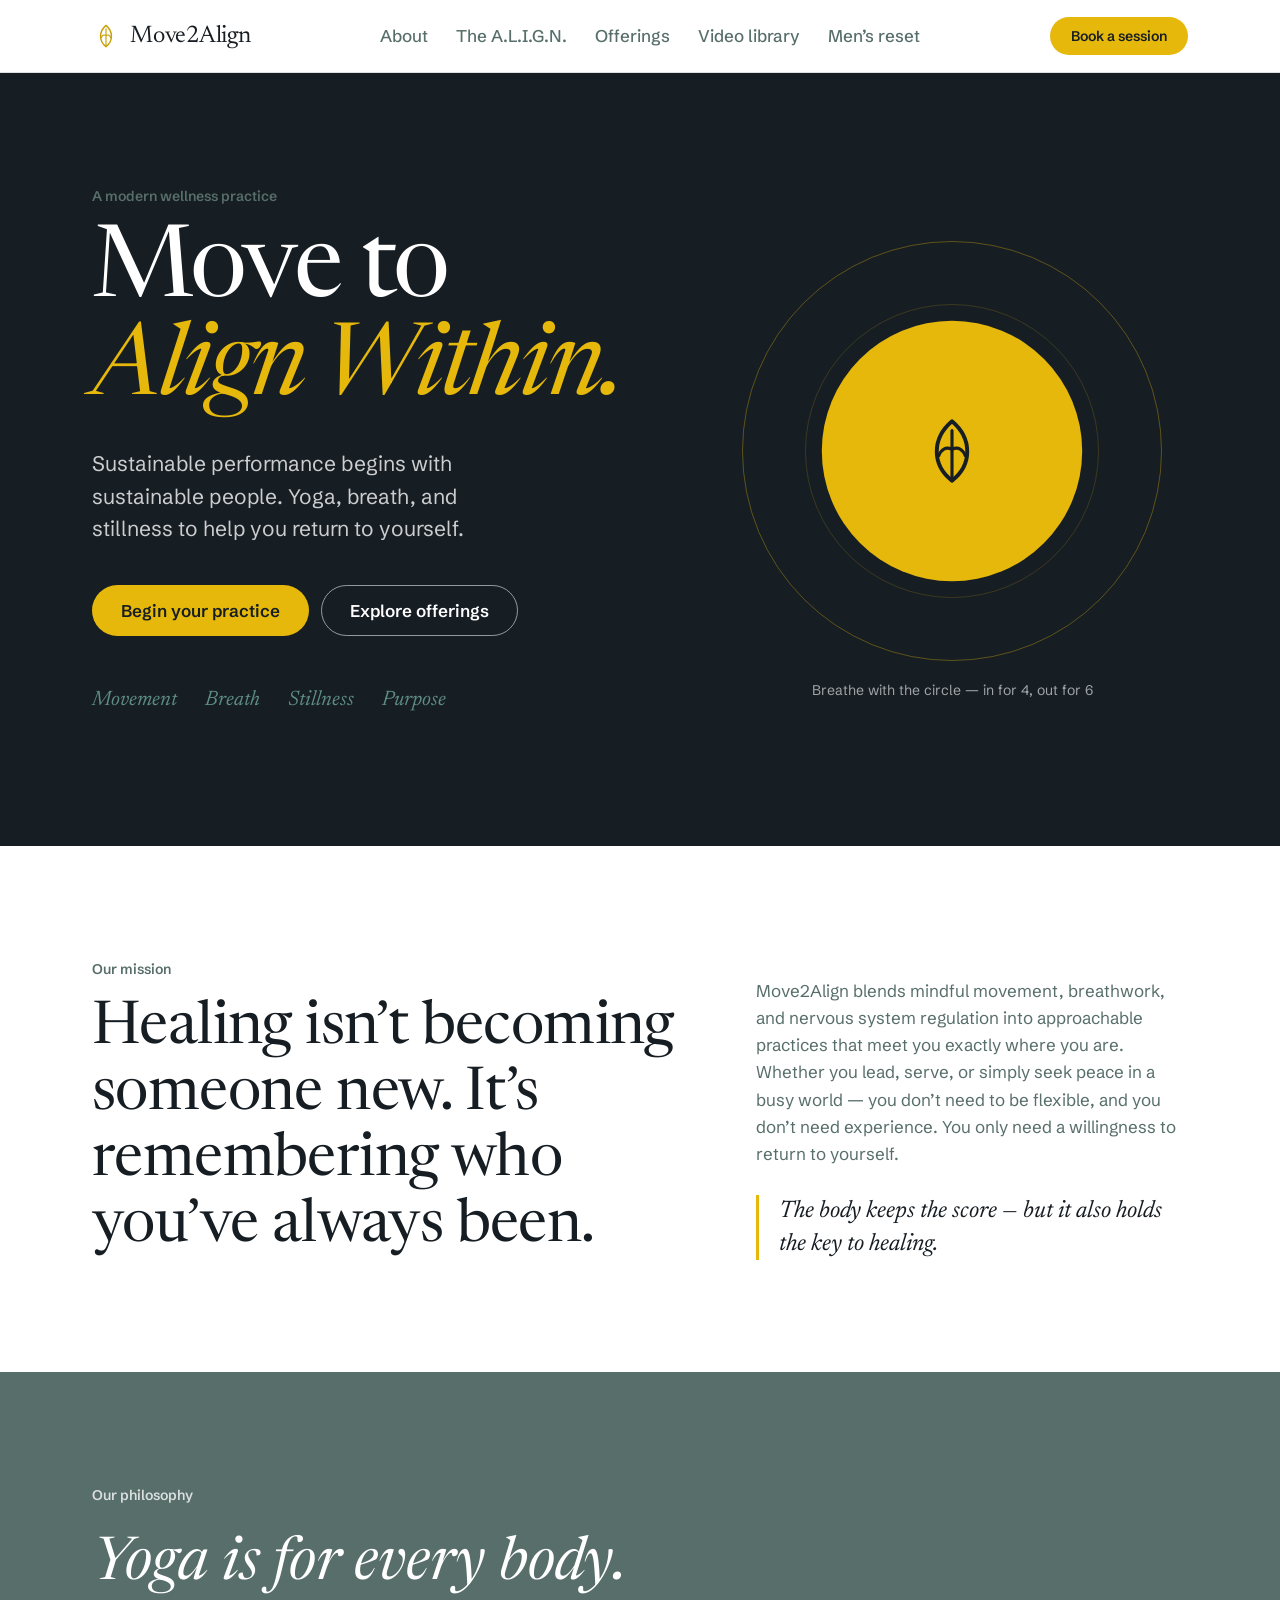
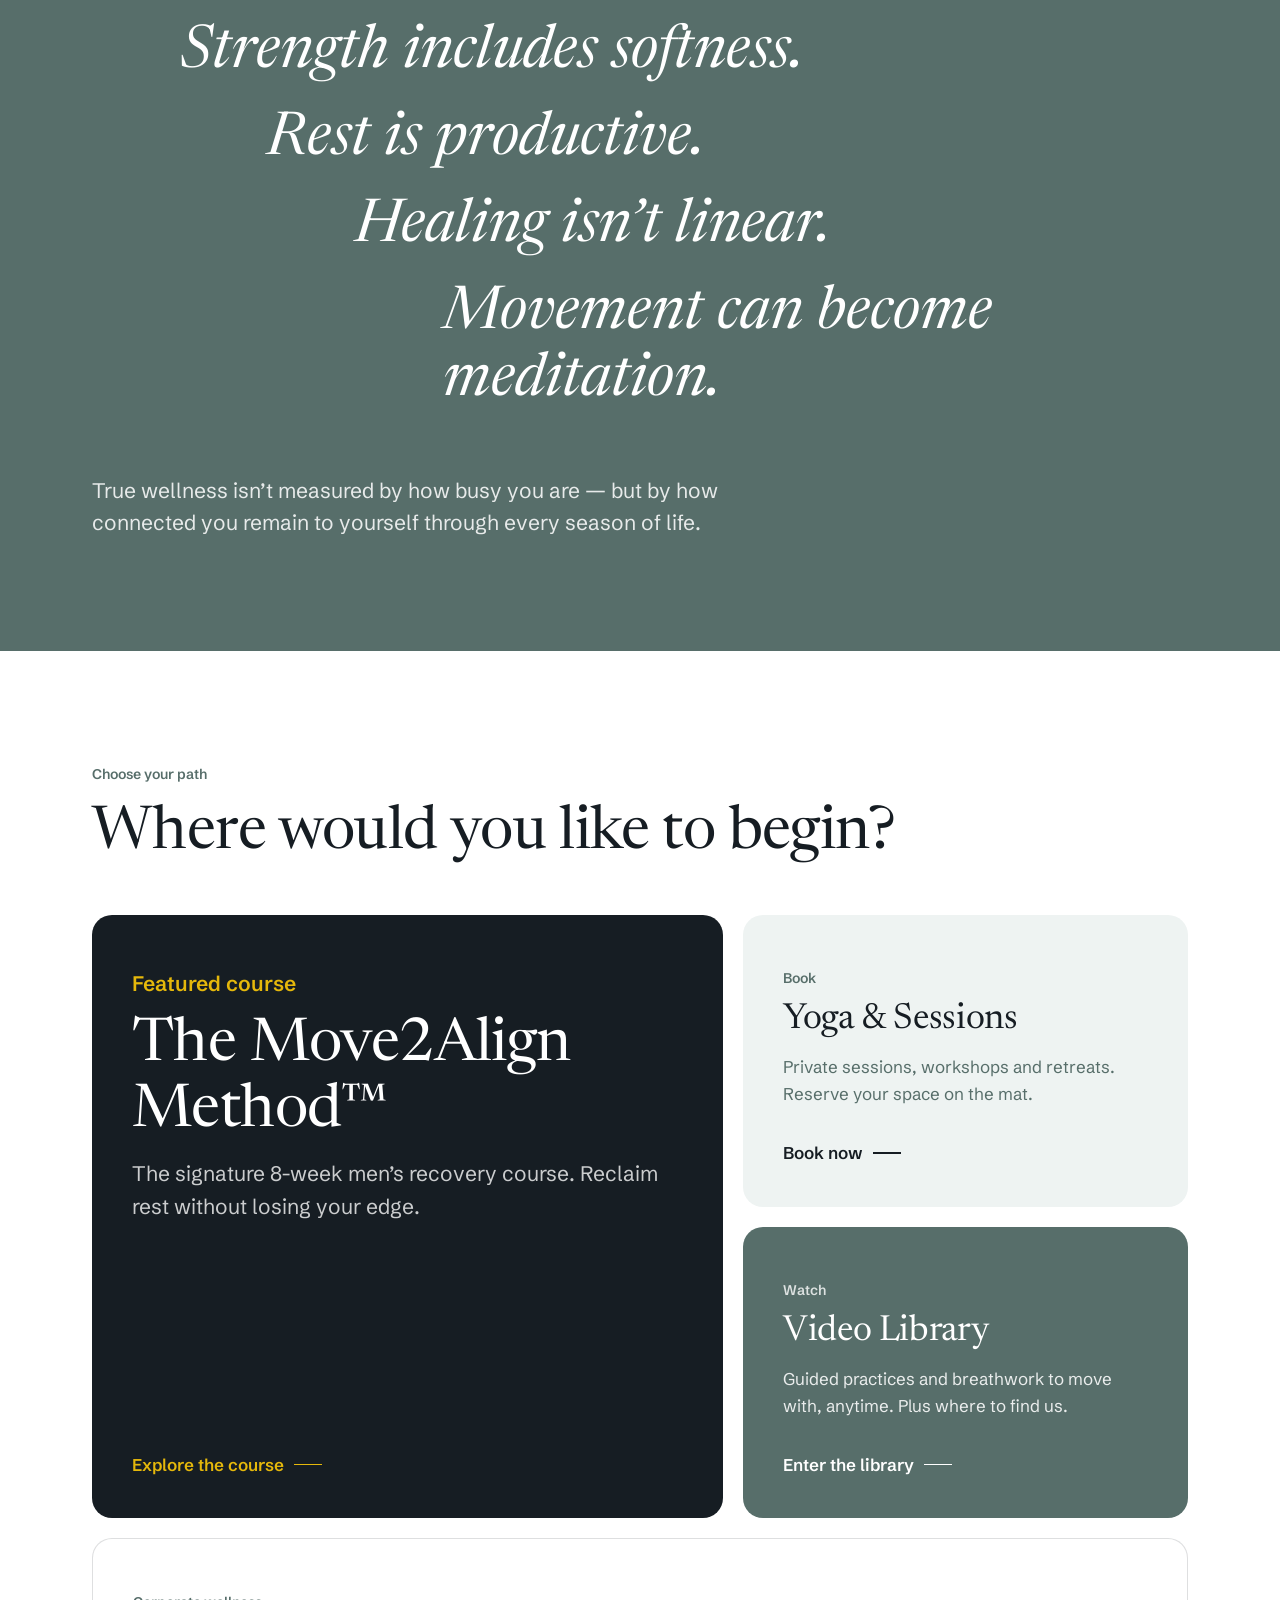
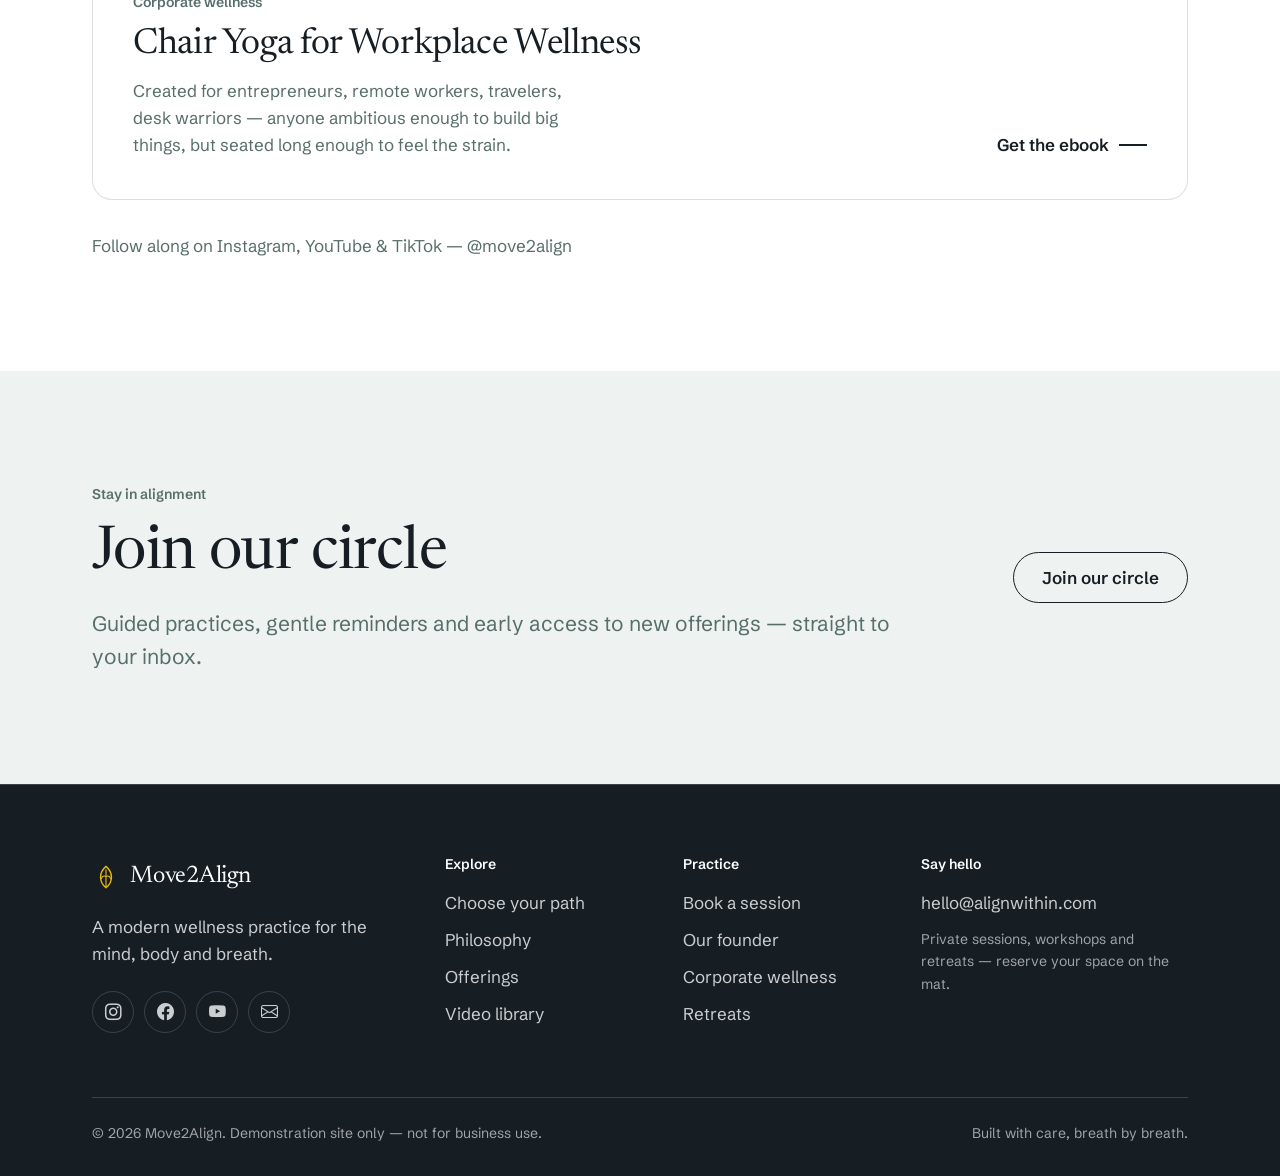
<file: index.html>
<!DOCTYPE html>
<html lang="en">
<head>
  <meta charset="UTF-8">
  <meta name="viewport" content="width=device-width, initial-scale=1.0">
  <title>Move2Align | Yoga &amp; Wellness Practice</title>
  <meta name="description" content="A modern wellness practice — private yoga sessions, digital courses, corporate wellness, retreats and guided meditation.">
  <meta name="theme-color" content="#161D23">
  <link rel="icon" href="images/logo.svg" type="image/svg+xml">
  <link rel="preconnect" href="https://fonts.googleapis.com">
  <link rel="preconnect" href="https://fonts.gstatic.com" crossorigin>
  <link href="https://fonts.googleapis.com/css2?family=Newsreader:ital,opsz,wght@0,6..72,400;0,6..72,500;1,6..72,400;1,6..72,500&family=Schibsted+Grotesk:wght@400;500;600&display=swap" rel="stylesheet">
  <link rel="stylesheet" href="https://cdn.jsdelivr.net/npm/bootstrap-icons@1.11.3/font/bootstrap-icons.min.css">
  <link rel="stylesheet" href="css/style.css">
</head>
<body>
  <a class="skip-link" href="#main">Skip to content</a>

  <header class="site-header" id="siteHeader">
    <div class="wrap site-header__row">
      <a class="brand" href="index.html" aria-label="Move2Align home">
        <svg class="brand__mark" viewBox="0 0 100 92" aria-hidden="true" focusable="false"><path d="M50 8 C24 30 24 64 50 84 C76 64 76 30 50 8 Z" fill="none" stroke="currentColor" stroke-width="5" stroke-linejoin="round"/><path d="M50 20 L50 84" fill="none" stroke="currentColor" stroke-width="4" stroke-linecap="round"/><path d="M50 44 C42 40 36 44 33 52 M50 44 C58 40 64 44 67 52" fill="none" stroke="currentColor" stroke-width="4" stroke-linecap="round"/></svg>
        <span class="brand__word">Move2Align</span>
      </a>
      <nav class="site-nav" id="siteNav" aria-label="Main">
        <ul>
          <li><a href="about.html">About</a></li>
          <li><a href="align.html">The A.L.I.G.N.</a></li>
          <li><a href="offerings.html">Offerings</a></li>
          <li><a href="library.html">Video library</a></li>
          <li><a href="men-dynamic.html">Men&rsquo;s reset</a></li>
        </ul>
        <a class="btn btn--saffron site-nav__cta" href="circle.html">Book a session</a>
      </nav>
      <a class="btn btn--saffron btn--sm site-header__cta" href="circle.html">Book a session</a>
      <button class="menu-toggle" type="button" aria-expanded="false" aria-controls="siteNav">
        <span class="menu-toggle__bars" aria-hidden="true"></span> Menu
      </button>
    </div>
  </header>

  <main id="main">

    <section class="hero" aria-labelledby="heroTitle">
      <div class="wrap hero__grid">
        <div>
          <p class="kicker">A modern wellness practice</p>
          <h1 class="hero__title" id="heroTitle">Move to<br><em>Align Within.</em></h1>
          <p class="hero__lead">Sustainable performance begins with sustainable people. Yoga, breath, and stillness to help you return to yourself.</p>
          <div class="hero__actions">
            <a href="#path" class="btn btn--saffron">Begin your practice</a>
            <a href="offerings.html" class="btn btn--ghost-light">Explore offerings</a>
          </div>
          <ul class="hero__tagline" aria-label="Our practice">
            <li>Movement</li><li>Breath</li><li>Stillness</li><li>Purpose</li>
          </ul>
        </div>
        <div class="breath" aria-hidden="true">
          <span class="breath__ring"></span>
          <span class="breath__ring breath__ring--mid"></span>
          <span class="breath__disc"><svg class="breath__mark" viewBox="0 0 100 92" aria-hidden="true" focusable="false"><path d="M50 8 C24 30 24 64 50 84 C76 64 76 30 50 8 Z" fill="none" stroke="currentColor" stroke-width="5" stroke-linejoin="round"/><path d="M50 20 L50 84" fill="none" stroke="currentColor" stroke-width="4" stroke-linecap="round"/><path d="M50 44 C42 40 36 44 33 52 M50 44 C58 40 64 44 67 52" fill="none" stroke="currentColor" stroke-width="4" stroke-linecap="round"/></svg></span>
          <p class="breath__caption">Breathe with the circle &mdash; in for 4, out for 6</p>
        </div>
      </div>
    </section>

    <section class="section" id="mission" aria-labelledby="missionTitle">
      <div class="wrap mission">
        <div>
          <p class="kicker">Our mission</p>
          <h2 class="mission__title" id="missionTitle">Healing isn&rsquo;t becoming someone new. It&rsquo;s remembering who you&rsquo;ve always been.</h2>
        </div>
        <div>
          <p class="mission__copy">Move2Align blends mindful movement, breathwork, and nervous system regulation into approachable practices that meet you exactly where you are. Whether you lead, serve, or simply seek peace in a busy world &mdash; you don&rsquo;t need to be flexible, and you don&rsquo;t need experience. You only need a willingness to return to yourself.</p>
          <p class="mission__quote">The body keeps the score &mdash; but it also holds the key to healing.</p>
        </div>
      </div>
    </section>

    <section class="section section--lichen" aria-labelledby="philosophyTitle">
      <div class="wrap">
        <p class="kicker" id="philosophyTitle">Our philosophy</p>
        <ul class="philosophy__lines">
          <li>Yoga is for every body.</li>
          <li>Strength includes softness.</li>
          <li>Rest is productive.</li>
          <li>Healing isn&rsquo;t linear.</li>
          <li>Movement can become meditation.</li>
        </ul>
        <p class="philosophy__note">True wellness isn&rsquo;t measured by how busy you are &mdash; but by how connected you remain to yourself through every season of life.</p>
      </div>
    </section>

    <section class="section" id="path" aria-labelledby="pathTitle">
      <div class="wrap">
        <p class="kicker">Choose your path</p>
        <h2 class="h-section" id="pathTitle">Where would you like to begin?</h2>
        <div class="paths">
          <a href="men-dynamic.html" class="path path--method">
            <div>
              <p class="path__label">Featured course</p>
              <h3>The Move2Align Method&trade;</h3>
              <p>The signature 8-week men&rsquo;s recovery course. Reclaim rest without losing your edge.</p>
            </div>
            <span class="path__cta">Explore the course</span>
          </a>
          <a href="offerings.html" class="path path--book">
            <div>
              <p class="path__label">Book</p>
              <h3>Yoga &amp; Sessions</h3>
              <p>Private sessions, workshops and retreats. Reserve your space on the mat.</p>
            </div>
            <span class="path__cta">Book now</span>
          </a>
          <a href="library.html" class="path path--library">
            <div>
              <p class="path__label">Watch</p>
              <h3>Video Library</h3>
              <p>Guided practices and breathwork to move with, anytime. Plus where to find us.</p>
            </div>
            <span class="path__cta">Enter the library</span>
          </a>
          <a href="offerings.html#ebook" class="path path--corporate">
            <div>
              <p class="path__label">Corporate wellness</p>
              <h3>Chair Yoga for Workplace Wellness</h3>
              <p>Created for entrepreneurs, remote workers, travelers, desk warriors &mdash; anyone ambitious enough to build big things, but seated long enough to feel the strain.</p>
            </div>
            <span class="path__cta">Get the ebook</span>
          </a>
        </div>
        <p class="paths__follow">Follow along on Instagram, YouTube &amp; TikTok &mdash; @move2align</p>
      </div>
    </section>

    <section class="section section--mist" aria-labelledby="bandTitle">
      <div class="wrap band">
        <div>
          <p class="kicker">Stay in alignment</p>
          <h2 id="bandTitle">Join our circle</h2>
          <p class="lede measure">Guided practices, gentle reminders and early access to new offerings &mdash; straight to your inbox.</p>
        </div>
        <a class="btn btn--ghost" href="circle.html">Join our circle</a>
      </div>
    </section>
  </main>

  <footer class="site-footer">
    <div class="wrap">
      <div class="site-footer__grid">
        <div class="site-footer__brand">
          <a class="brand" href="index.html">
            <svg class="brand__mark" viewBox="0 0 100 92" aria-hidden="true" focusable="false"><path d="M50 8 C24 30 24 64 50 84 C76 64 76 30 50 8 Z" fill="none" stroke="currentColor" stroke-width="5" stroke-linejoin="round"/><path d="M50 20 L50 84" fill="none" stroke="currentColor" stroke-width="4" stroke-linecap="round"/><path d="M50 44 C42 40 36 44 33 52 M50 44 C58 40 64 44 67 52" fill="none" stroke="currentColor" stroke-width="4" stroke-linecap="round"/></svg>
            <span class="brand__word">Move2Align</span>
          </a>
          <p class="site-footer__tagline">A modern wellness practice for the mind, body and breath.</p>
          <div class="footer-social">
            <a href="#" aria-label="Instagram"><i class="bi bi-instagram" aria-hidden="true"></i></a>
            <a href="#" aria-label="Facebook"><i class="bi bi-facebook" aria-hidden="true"></i></a>
            <a href="#" aria-label="YouTube"><i class="bi bi-youtube" aria-hidden="true"></i></a>
            <a href="mailto:hello@alignwithin.com" aria-label="Email"><i class="bi bi-envelope" aria-hidden="true"></i></a>
          </div>
        </div>
        <div>
          <h2>Explore</h2>
          <ul>
            <li><a href="index.html#path">Choose your path</a></li>
            <li><a href="align.html">Philosophy</a></li>
            <li><a href="offerings.html">Offerings</a></li>
            <li><a href="library.html">Video library</a></li>
          </ul>
        </div>
        <div>
          <h2>Practice</h2>
          <ul>
            <li><a href="circle.html">Book a session</a></li>
            <li><a href="about.html">Our founder</a></li>
            <li><a href="offerings.html#corporate">Corporate wellness</a></li>
            <li><a href="offerings.html#retreats">Retreats</a></li>
          </ul>
        </div>
        <div class="site-footer__contact">
          <h2>Say hello</h2>
          <p><a href="mailto:hello@alignwithin.com">hello@alignwithin.com</a></p>
          <p class="site-footer__note">Private sessions, workshops and retreats &mdash; reserve your space on the mat.</p>
        </div>
      </div>
      <div class="site-footer__bottom">
        <p>&copy; <span data-year></span> Move2Align. Demonstration site only &mdash; not for business use.</p>
        <p>Built with care, breath by breath.</p>
      </div>
    </div>
  </footer>

  <script src="js/script.js"></script>
</body>
</html>
</file>
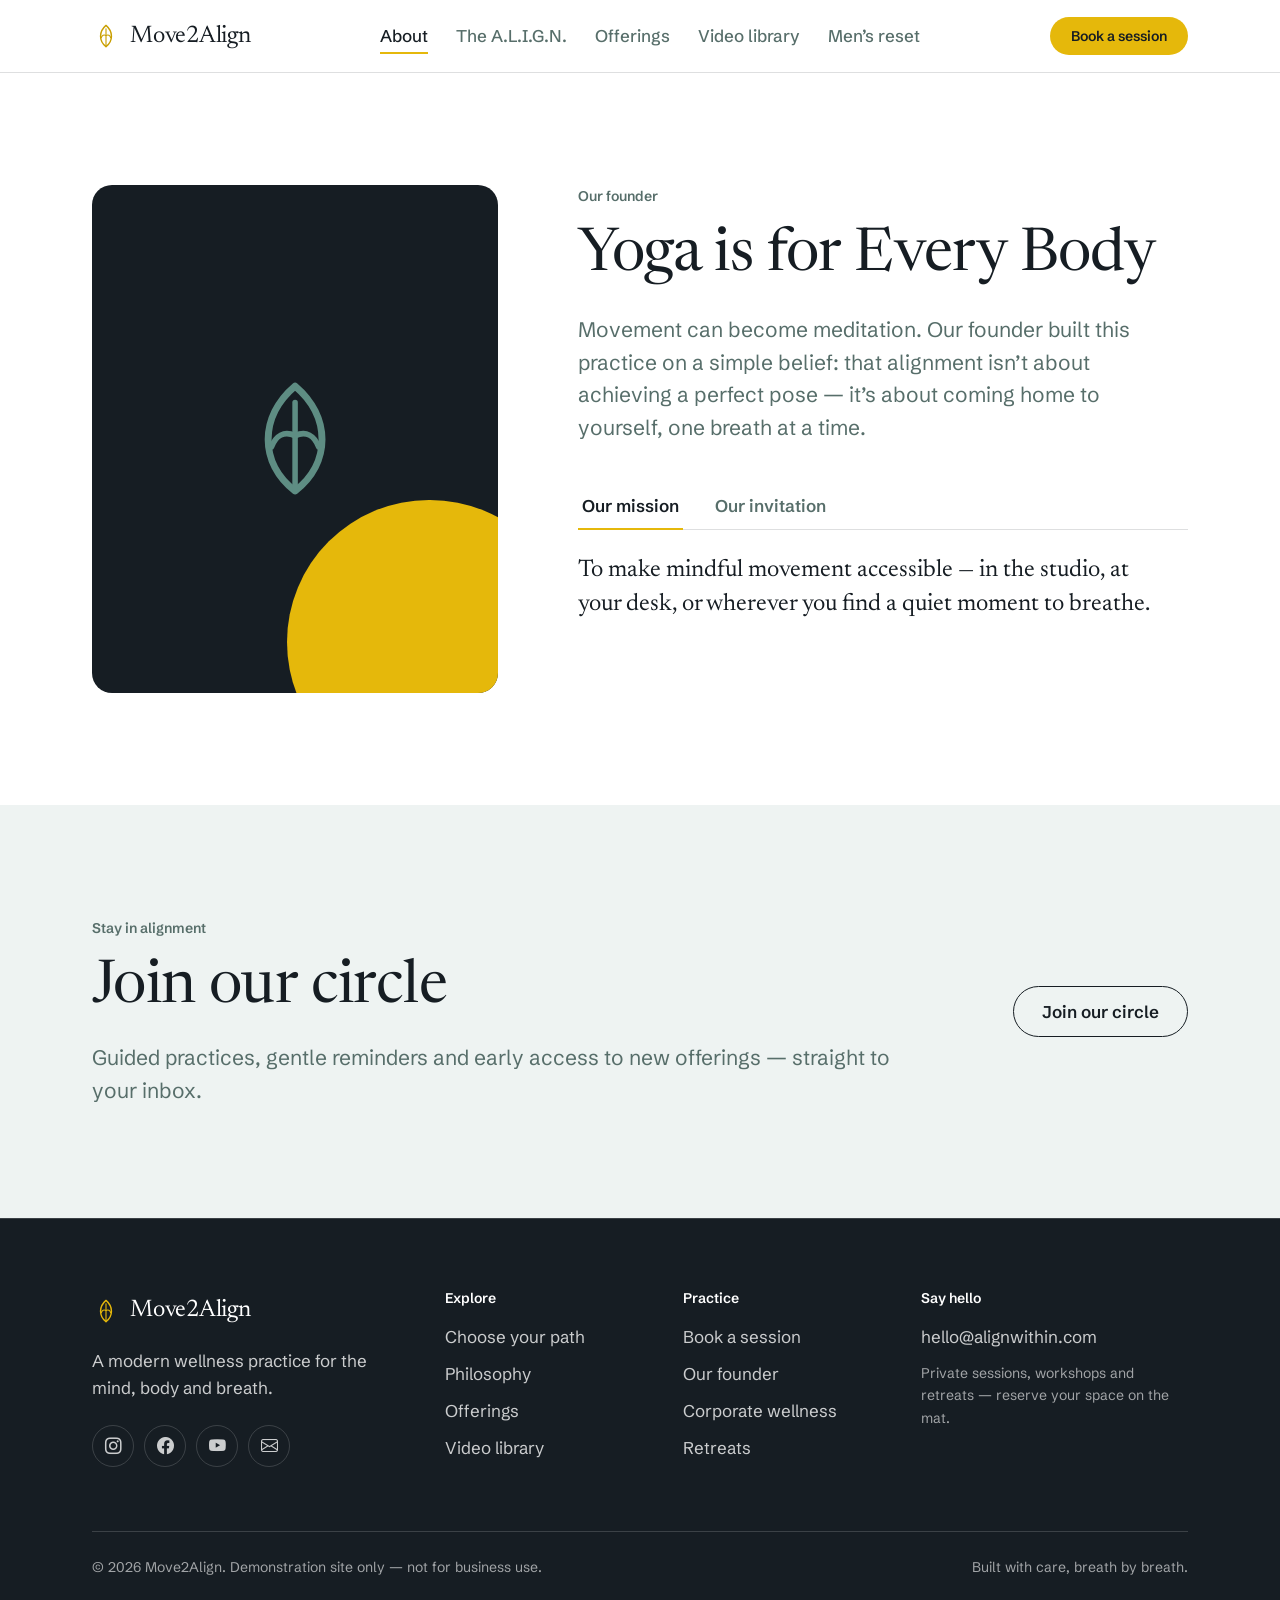
<file: about.html>
<!DOCTYPE html>
<html lang="en">
<head>
  <meta charset="UTF-8">
  <meta name="viewport" content="width=device-width, initial-scale=1.0">
  <title>About our founder | Move2Align</title>
  <meta name="description" content="Meet the founder of Move2Align and the mission behind the practice.">
  <meta name="theme-color" content="#161D23">
  <link rel="icon" href="images/logo.svg" type="image/svg+xml">
  <link rel="preconnect" href="https://fonts.googleapis.com">
  <link rel="preconnect" href="https://fonts.gstatic.com" crossorigin>
  <link href="https://fonts.googleapis.com/css2?family=Newsreader:ital,opsz,wght@0,6..72,400;0,6..72,500;1,6..72,400;1,6..72,500&family=Schibsted+Grotesk:wght@400;500;600&display=swap" rel="stylesheet">
  <link rel="stylesheet" href="https://cdn.jsdelivr.net/npm/bootstrap-icons@1.11.3/font/bootstrap-icons.min.css">
  <link rel="stylesheet" href="css/style.css">
</head>
<body>
  <a class="skip-link" href="#main">Skip to content</a>

  <header class="site-header" id="siteHeader">
    <div class="wrap site-header__row">
      <a class="brand" href="index.html" aria-label="Move2Align home">
        <svg class="brand__mark" viewBox="0 0 100 92" aria-hidden="true" focusable="false"><path d="M50 8 C24 30 24 64 50 84 C76 64 76 30 50 8 Z" fill="none" stroke="currentColor" stroke-width="5" stroke-linejoin="round"/><path d="M50 20 L50 84" fill="none" stroke="currentColor" stroke-width="4" stroke-linecap="round"/><path d="M50 44 C42 40 36 44 33 52 M50 44 C58 40 64 44 67 52" fill="none" stroke="currentColor" stroke-width="4" stroke-linecap="round"/></svg>
        <span class="brand__word">Move2Align</span>
      </a>
      <nav class="site-nav" id="siteNav" aria-label="Main">
        <ul>
          <li><a href="about.html" aria-current="page">About</a></li>
          <li><a href="align.html">The A.L.I.G.N.</a></li>
          <li><a href="offerings.html">Offerings</a></li>
          <li><a href="library.html">Video library</a></li>
          <li><a href="men-dynamic.html">Men&rsquo;s reset</a></li>
        </ul>
        <a class="btn btn--saffron site-nav__cta" href="circle.html">Book a session</a>
      </nav>
      <a class="btn btn--saffron btn--sm site-header__cta" href="circle.html">Book a session</a>
      <button class="menu-toggle" type="button" aria-expanded="false" aria-controls="siteNav">
        <span class="menu-toggle__bars" aria-hidden="true"></span> Menu
      </button>
    </div>
  </header>

  <main id="main">

    <section class="section" aria-labelledby="founderTitle">
      <div class="wrap founder">
        <div class="founder__portrait" role="img" aria-label="Portrait of the Move2Align founder (placeholder)">
          <svg class="" viewBox="0 0 100 92" aria-hidden="true" focusable="false"><path d="M50 8 C24 30 24 64 50 84 C76 64 76 30 50 8 Z" fill="none" stroke="currentColor" stroke-width="5" stroke-linejoin="round"/><path d="M50 20 L50 84" fill="none" stroke="currentColor" stroke-width="4" stroke-linecap="round"/><path d="M50 44 C42 40 36 44 33 52 M50 44 C58 40 64 44 67 52" fill="none" stroke="currentColor" stroke-width="4" stroke-linecap="round"/></svg>
        </div>
        <div>
          <p class="kicker">Our founder</p>
          <h1 class="h-section" id="founderTitle">Yoga is for Every Body</h1>
          <p class="founder__copy">Movement can become meditation. Our founder built this practice on a simple belief: that alignment isn&rsquo;t about achieving a perfect pose &mdash; it&rsquo;s about coming home to yourself, one breath at a time.</p>

          <div class="tabs" data-tabs>
            <div class="tabs__list" role="tablist" aria-label="About Move2Align">
              <button class="tabs__tab" role="tab" id="tab-mission" aria-controls="panel-mission" aria-selected="true">Our mission</button>
              <button class="tabs__tab" role="tab" id="tab-invitation" aria-controls="panel-invitation" aria-selected="false" tabindex="-1">Our invitation</button>
            </div>
            <div class="tabs__panel" role="tabpanel" id="panel-mission" aria-labelledby="tab-mission" tabindex="0">
              <p>To make mindful movement accessible &mdash; in the studio, at your desk, or wherever you find a quiet moment to breathe.</p>
            </div>
            <div class="tabs__panel" role="tabpanel" id="panel-invitation" aria-labelledby="tab-invitation" tabindex="0" hidden>
              <p>Wherever you are on your path, there is room for you here. Strength includes softness. Rest is productive. Begin where you are.</p>
            </div>
          </div>
        </div>
      </div>
    </section>

    <section class="section section--mist" aria-labelledby="bandTitle">
      <div class="wrap band">
        <div>
          <p class="kicker">Stay in alignment</p>
          <h2 id="bandTitle">Join our circle</h2>
          <p class="lede measure">Guided practices, gentle reminders and early access to new offerings &mdash; straight to your inbox.</p>
        </div>
        <a class="btn btn--ghost" href="circle.html">Join our circle</a>
      </div>
    </section>
  </main>

  <footer class="site-footer">
    <div class="wrap">
      <div class="site-footer__grid">
        <div class="site-footer__brand">
          <a class="brand" href="index.html">
            <svg class="brand__mark" viewBox="0 0 100 92" aria-hidden="true" focusable="false"><path d="M50 8 C24 30 24 64 50 84 C76 64 76 30 50 8 Z" fill="none" stroke="currentColor" stroke-width="5" stroke-linejoin="round"/><path d="M50 20 L50 84" fill="none" stroke="currentColor" stroke-width="4" stroke-linecap="round"/><path d="M50 44 C42 40 36 44 33 52 M50 44 C58 40 64 44 67 52" fill="none" stroke="currentColor" stroke-width="4" stroke-linecap="round"/></svg>
            <span class="brand__word">Move2Align</span>
          </a>
          <p class="site-footer__tagline">A modern wellness practice for the mind, body and breath.</p>
          <div class="footer-social">
            <a href="#" aria-label="Instagram"><i class="bi bi-instagram" aria-hidden="true"></i></a>
            <a href="#" aria-label="Facebook"><i class="bi bi-facebook" aria-hidden="true"></i></a>
            <a href="#" aria-label="YouTube"><i class="bi bi-youtube" aria-hidden="true"></i></a>
            <a href="mailto:hello@alignwithin.com" aria-label="Email"><i class="bi bi-envelope" aria-hidden="true"></i></a>
          </div>
        </div>
        <div>
          <h2>Explore</h2>
          <ul>
            <li><a href="index.html#path">Choose your path</a></li>
            <li><a href="align.html">Philosophy</a></li>
            <li><a href="offerings.html">Offerings</a></li>
            <li><a href="library.html">Video library</a></li>
          </ul>
        </div>
        <div>
          <h2>Practice</h2>
          <ul>
            <li><a href="circle.html">Book a session</a></li>
            <li><a href="about.html">Our founder</a></li>
            <li><a href="offerings.html#corporate">Corporate wellness</a></li>
            <li><a href="offerings.html#retreats">Retreats</a></li>
          </ul>
        </div>
        <div class="site-footer__contact">
          <h2>Say hello</h2>
          <p><a href="mailto:hello@alignwithin.com">hello@alignwithin.com</a></p>
          <p class="site-footer__note">Private sessions, workshops and retreats &mdash; reserve your space on the mat.</p>
        </div>
      </div>
      <div class="site-footer__bottom">
        <p>&copy; <span data-year></span> Move2Align. Demonstration site only &mdash; not for business use.</p>
        <p>Built with care, breath by breath.</p>
      </div>
    </div>
  </footer>

  <script src="js/script.js"></script>
</body>
</html>
</file>
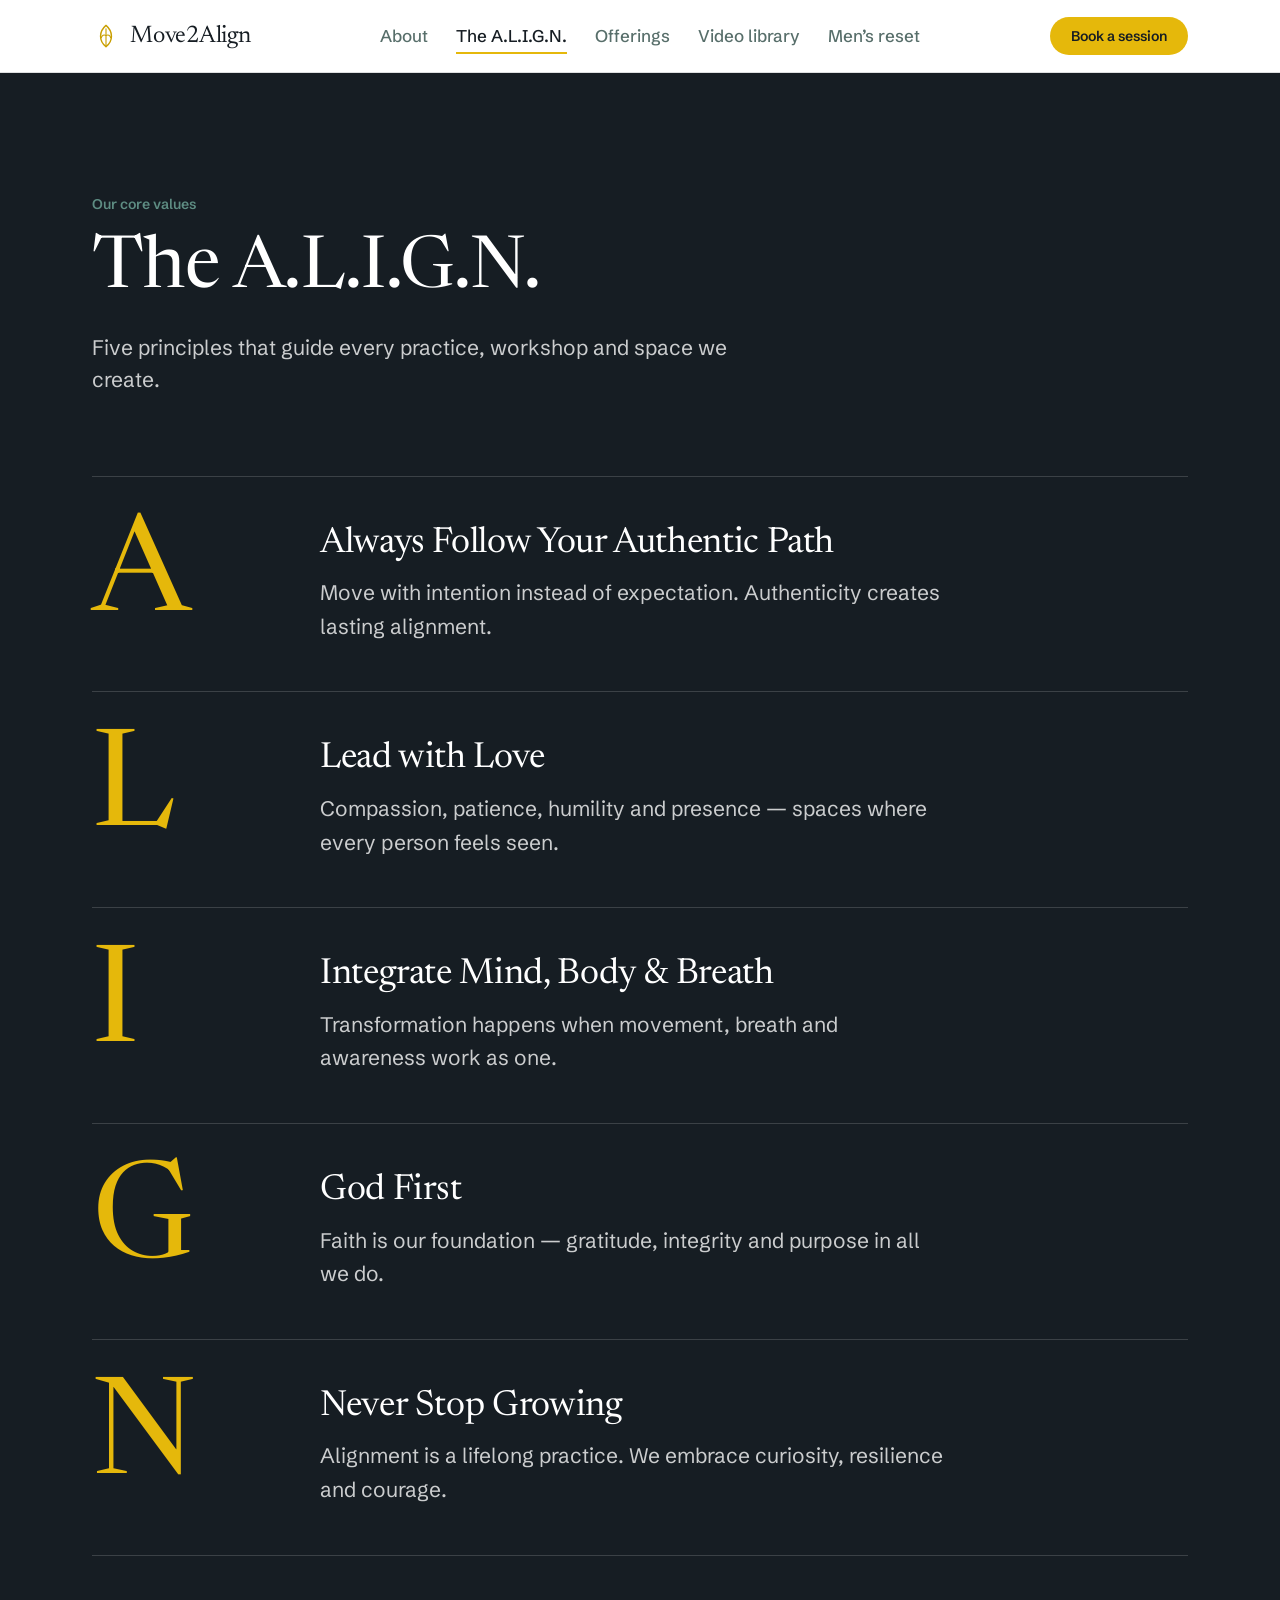
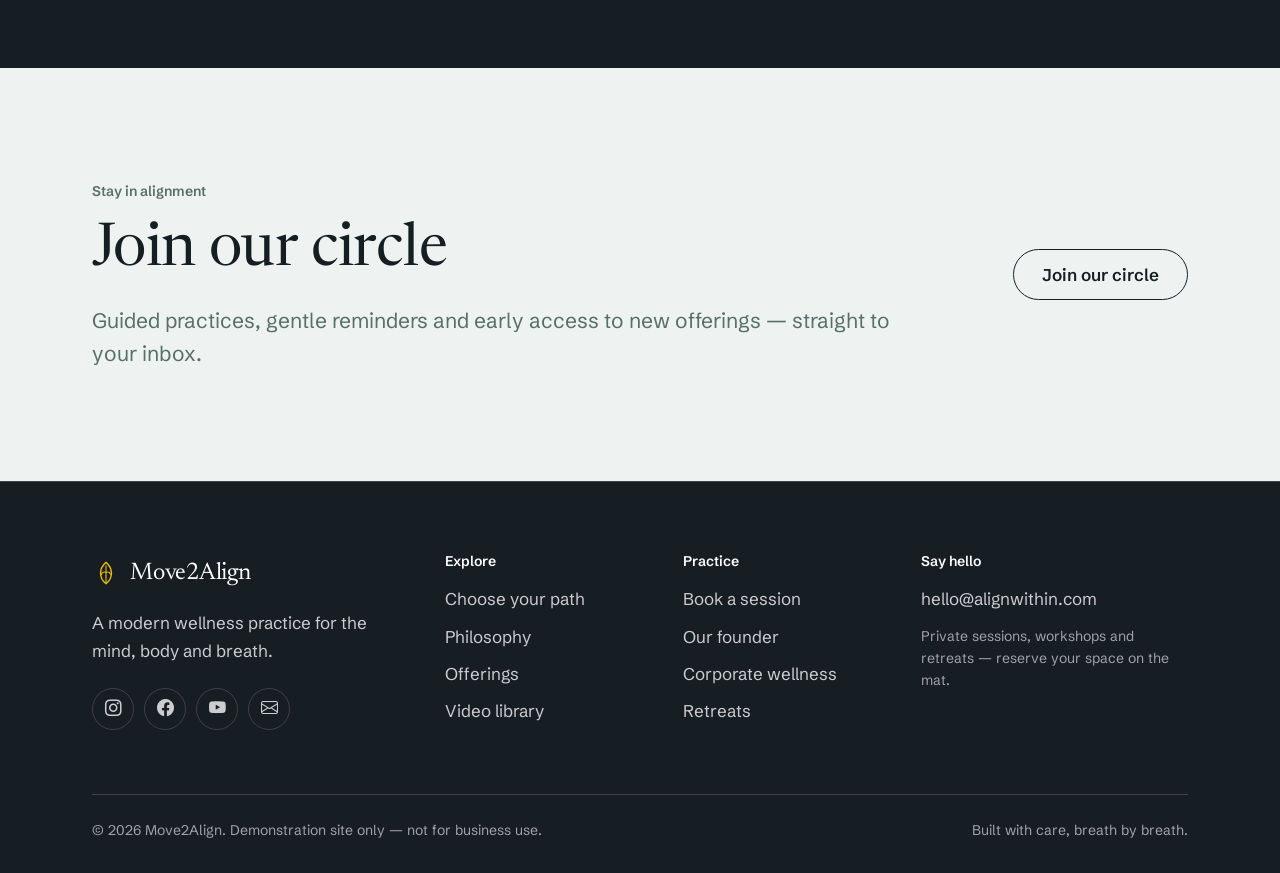
<file: align.html>
<!DOCTYPE html>
<html lang="en">
<head>
  <meta charset="UTF-8">
  <meta name="viewport" content="width=device-width, initial-scale=1.0">
  <title>The A.L.I.G.N. | Move2Align</title>
  <meta name="description" content="Five core values that guide every Move2Align practice, workshop and space.">
  <meta name="theme-color" content="#161D23">
  <link rel="icon" href="images/logo.svg" type="image/svg+xml">
  <link rel="preconnect" href="https://fonts.googleapis.com">
  <link rel="preconnect" href="https://fonts.gstatic.com" crossorigin>
  <link href="https://fonts.googleapis.com/css2?family=Newsreader:ital,opsz,wght@0,6..72,400;0,6..72,500;1,6..72,400;1,6..72,500&family=Schibsted+Grotesk:wght@400;500;600&display=swap" rel="stylesheet">
  <link rel="stylesheet" href="https://cdn.jsdelivr.net/npm/bootstrap-icons@1.11.3/font/bootstrap-icons.min.css">
  <link rel="stylesheet" href="css/style.css">
</head>
<body>
  <a class="skip-link" href="#main">Skip to content</a>

  <header class="site-header" id="siteHeader">
    <div class="wrap site-header__row">
      <a class="brand" href="index.html" aria-label="Move2Align home">
        <svg class="brand__mark" viewBox="0 0 100 92" aria-hidden="true" focusable="false"><path d="M50 8 C24 30 24 64 50 84 C76 64 76 30 50 8 Z" fill="none" stroke="currentColor" stroke-width="5" stroke-linejoin="round"/><path d="M50 20 L50 84" fill="none" stroke="currentColor" stroke-width="4" stroke-linecap="round"/><path d="M50 44 C42 40 36 44 33 52 M50 44 C58 40 64 44 67 52" fill="none" stroke="currentColor" stroke-width="4" stroke-linecap="round"/></svg>
        <span class="brand__word">Move2Align</span>
      </a>
      <nav class="site-nav" id="siteNav" aria-label="Main">
        <ul>
          <li><a href="about.html">About</a></li>
          <li><a href="align.html" aria-current="page">The A.L.I.G.N.</a></li>
          <li><a href="offerings.html">Offerings</a></li>
          <li><a href="library.html">Video library</a></li>
          <li><a href="men-dynamic.html">Men&rsquo;s reset</a></li>
        </ul>
        <a class="btn btn--saffron site-nav__cta" href="circle.html">Book a session</a>
      </nav>
      <a class="btn btn--saffron btn--sm site-header__cta" href="circle.html">Book a session</a>
      <button class="menu-toggle" type="button" aria-expanded="false" aria-controls="siteNav">
        <span class="menu-toggle__bars" aria-hidden="true"></span> Menu
      </button>
    </div>
  </header>

  <main id="main">

    <section class="page-head page-head--slate">
      <div class="wrap">
        <p class="kicker">Our core values</p>
        <h1>The A.L.I.G.N.</h1>
        <p class="lede">Five principles that guide every practice, workshop and space we create.</p>
      </div>
    </section>
    <section class="section section--slate" style="padding-top:0">
      <div class="wrap">
        <ol class="align-list">
          <li class="align-row">
            <span class="align-row__letter" aria-hidden="true">A</span>
            <div>
              <h2>Always Follow Your Authentic Path</h2>
              <p>Move with intention instead of expectation. Authenticity creates lasting alignment.</p>
            </div>
          </li>
          <li class="align-row">
            <span class="align-row__letter" aria-hidden="true">L</span>
            <div>
              <h2>Lead with Love</h2>
              <p>Compassion, patience, humility and presence &mdash; spaces where every person feels seen.</p>
            </div>
          </li>
          <li class="align-row">
            <span class="align-row__letter" aria-hidden="true">I</span>
            <div>
              <h2>Integrate Mind, Body &amp; Breath</h2>
              <p>Transformation happens when movement, breath and awareness work as one.</p>
            </div>
          </li>
          <li class="align-row">
            <span class="align-row__letter" aria-hidden="true">G</span>
            <div>
              <h2>God First</h2>
              <p>Faith is our foundation &mdash; gratitude, integrity and purpose in all we do.</p>
            </div>
          </li>
          <li class="align-row">
            <span class="align-row__letter" aria-hidden="true">N</span>
            <div>
              <h2>Never Stop Growing</h2>
              <p>Alignment is a lifelong practice. We embrace curiosity, resilience and courage.</p>
            </div>
          </li>
        </ol>
      </div>
    </section>

    <section class="section section--mist" aria-labelledby="bandTitle">
      <div class="wrap band">
        <div>
          <p class="kicker">Stay in alignment</p>
          <h2 id="bandTitle">Join our circle</h2>
          <p class="lede measure">Guided practices, gentle reminders and early access to new offerings &mdash; straight to your inbox.</p>
        </div>
        <a class="btn btn--ghost" href="circle.html">Join our circle</a>
      </div>
    </section>
  </main>

  <footer class="site-footer">
    <div class="wrap">
      <div class="site-footer__grid">
        <div class="site-footer__brand">
          <a class="brand" href="index.html">
            <svg class="brand__mark" viewBox="0 0 100 92" aria-hidden="true" focusable="false"><path d="M50 8 C24 30 24 64 50 84 C76 64 76 30 50 8 Z" fill="none" stroke="currentColor" stroke-width="5" stroke-linejoin="round"/><path d="M50 20 L50 84" fill="none" stroke="currentColor" stroke-width="4" stroke-linecap="round"/><path d="M50 44 C42 40 36 44 33 52 M50 44 C58 40 64 44 67 52" fill="none" stroke="currentColor" stroke-width="4" stroke-linecap="round"/></svg>
            <span class="brand__word">Move2Align</span>
          </a>
          <p class="site-footer__tagline">A modern wellness practice for the mind, body and breath.</p>
          <div class="footer-social">
            <a href="#" aria-label="Instagram"><i class="bi bi-instagram" aria-hidden="true"></i></a>
            <a href="#" aria-label="Facebook"><i class="bi bi-facebook" aria-hidden="true"></i></a>
            <a href="#" aria-label="YouTube"><i class="bi bi-youtube" aria-hidden="true"></i></a>
            <a href="mailto:hello@alignwithin.com" aria-label="Email"><i class="bi bi-envelope" aria-hidden="true"></i></a>
          </div>
        </div>
        <div>
          <h2>Explore</h2>
          <ul>
            <li><a href="index.html#path">Choose your path</a></li>
            <li><a href="align.html">Philosophy</a></li>
            <li><a href="offerings.html">Offerings</a></li>
            <li><a href="library.html">Video library</a></li>
          </ul>
        </div>
        <div>
          <h2>Practice</h2>
          <ul>
            <li><a href="circle.html">Book a session</a></li>
            <li><a href="about.html">Our founder</a></li>
            <li><a href="offerings.html#corporate">Corporate wellness</a></li>
            <li><a href="offerings.html#retreats">Retreats</a></li>
          </ul>
        </div>
        <div class="site-footer__contact">
          <h2>Say hello</h2>
          <p><a href="mailto:hello@alignwithin.com">hello@alignwithin.com</a></p>
          <p class="site-footer__note">Private sessions, workshops and retreats &mdash; reserve your space on the mat.</p>
        </div>
      </div>
      <div class="site-footer__bottom">
        <p>&copy; <span data-year></span> Move2Align. Demonstration site only &mdash; not for business use.</p>
        <p>Built with care, breath by breath.</p>
      </div>
    </div>
  </footer>

  <script src="js/script.js"></script>
</body>
</html>
</file>
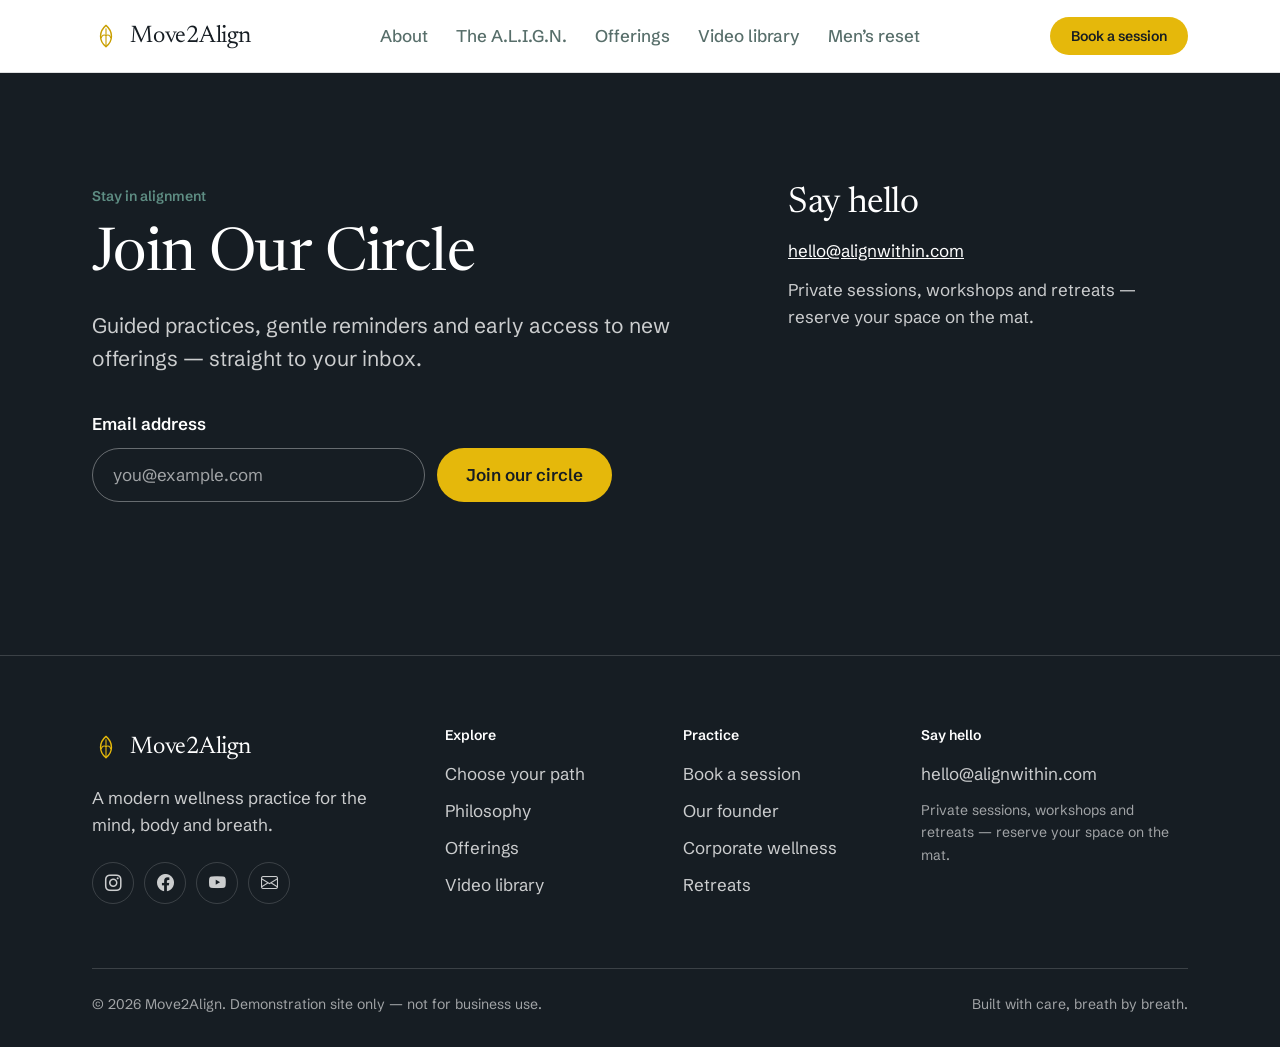
<file: circle.html>
<!DOCTYPE html>
<html lang="en">
<head>
  <meta charset="UTF-8">
  <meta name="viewport" content="width=device-width, initial-scale=1.0">
  <title>Join Our Circle | Move2Align</title>
  <meta name="description" content="Guided practices, gentle reminders and early access to new offerings — straight to your inbox.">
  <meta name="theme-color" content="#161D23">
  <link rel="icon" href="images/logo.svg" type="image/svg+xml">
  <link rel="preconnect" href="https://fonts.googleapis.com">
  <link rel="preconnect" href="https://fonts.gstatic.com" crossorigin>
  <link href="https://fonts.googleapis.com/css2?family=Newsreader:ital,opsz,wght@0,6..72,400;0,6..72,500;1,6..72,400;1,6..72,500&family=Schibsted+Grotesk:wght@400;500;600&display=swap" rel="stylesheet">
  <link rel="stylesheet" href="https://cdn.jsdelivr.net/npm/bootstrap-icons@1.11.3/font/bootstrap-icons.min.css">
  <link rel="stylesheet" href="css/style.css">
</head>
<body>
  <a class="skip-link" href="#main">Skip to content</a>

  <header class="site-header" id="siteHeader">
    <div class="wrap site-header__row">
      <a class="brand" href="index.html" aria-label="Move2Align home">
        <svg class="brand__mark" viewBox="0 0 100 92" aria-hidden="true" focusable="false"><path d="M50 8 C24 30 24 64 50 84 C76 64 76 30 50 8 Z" fill="none" stroke="currentColor" stroke-width="5" stroke-linejoin="round"/><path d="M50 20 L50 84" fill="none" stroke="currentColor" stroke-width="4" stroke-linecap="round"/><path d="M50 44 C42 40 36 44 33 52 M50 44 C58 40 64 44 67 52" fill="none" stroke="currentColor" stroke-width="4" stroke-linecap="round"/></svg>
        <span class="brand__word">Move2Align</span>
      </a>
      <nav class="site-nav" id="siteNav" aria-label="Main">
        <ul>
          <li><a href="about.html">About</a></li>
          <li><a href="align.html">The A.L.I.G.N.</a></li>
          <li><a href="offerings.html">Offerings</a></li>
          <li><a href="library.html">Video library</a></li>
          <li><a href="men-dynamic.html">Men&rsquo;s reset</a></li>
        </ul>
        <a class="btn btn--saffron site-nav__cta" href="circle.html">Book a session</a>
      </nav>
      <a class="btn btn--saffron btn--sm site-header__cta" href="circle.html">Book a session</a>
      <button class="menu-toggle" type="button" aria-expanded="false" aria-controls="siteNav">
        <span class="menu-toggle__bars" aria-hidden="true"></span> Menu
      </button>
    </div>
  </header>

  <main id="main">

    <section class="section section--slate" aria-labelledby="circleTitle">
      <div class="wrap circle">
        <div>
          <p class="kicker">Stay in alignment</p>
          <h1 class="h-section" id="circleTitle">Join Our Circle</h1>
          <p class="lede measure">Guided practices, gentle reminders and early access to new offerings &mdash; straight to your inbox.</p>
          <form id="circleForm" class="circle-form" novalidate>
            <label class="circle-form__label" for="circleEmail">Email address</label>
            <div class="circle-form__row">
              <input type="email" class="input" id="circleEmail" name="email" placeholder="you@example.com" autocomplete="email" required aria-describedby="circleFeedback">
              <button class="btn btn--saffron" type="submit">Join our circle</button>
            </div>
            <p class="form-feedback" id="circleFeedback" role="status" aria-live="polite"></p>
          </form>
        </div>
        <aside class="circle__aside" aria-labelledby="helloTitle">
          <h2 id="helloTitle">Say hello</h2>
          <p><a href="mailto:hello@alignwithin.com">hello@alignwithin.com</a></p>
          <p>Private sessions, workshops and retreats &mdash; reserve your space on the mat.</p>
        </aside>
      </div>
    </section>
  </main>

  <footer class="site-footer">
    <div class="wrap">
      <div class="site-footer__grid">
        <div class="site-footer__brand">
          <a class="brand" href="index.html">
            <svg class="brand__mark" viewBox="0 0 100 92" aria-hidden="true" focusable="false"><path d="M50 8 C24 30 24 64 50 84 C76 64 76 30 50 8 Z" fill="none" stroke="currentColor" stroke-width="5" stroke-linejoin="round"/><path d="M50 20 L50 84" fill="none" stroke="currentColor" stroke-width="4" stroke-linecap="round"/><path d="M50 44 C42 40 36 44 33 52 M50 44 C58 40 64 44 67 52" fill="none" stroke="currentColor" stroke-width="4" stroke-linecap="round"/></svg>
            <span class="brand__word">Move2Align</span>
          </a>
          <p class="site-footer__tagline">A modern wellness practice for the mind, body and breath.</p>
          <div class="footer-social">
            <a href="#" aria-label="Instagram"><i class="bi bi-instagram" aria-hidden="true"></i></a>
            <a href="#" aria-label="Facebook"><i class="bi bi-facebook" aria-hidden="true"></i></a>
            <a href="#" aria-label="YouTube"><i class="bi bi-youtube" aria-hidden="true"></i></a>
            <a href="mailto:hello@alignwithin.com" aria-label="Email"><i class="bi bi-envelope" aria-hidden="true"></i></a>
          </div>
        </div>
        <div>
          <h2>Explore</h2>
          <ul>
            <li><a href="index.html#path">Choose your path</a></li>
            <li><a href="align.html">Philosophy</a></li>
            <li><a href="offerings.html">Offerings</a></li>
            <li><a href="library.html">Video library</a></li>
          </ul>
        </div>
        <div>
          <h2>Practice</h2>
          <ul>
            <li><a href="circle.html">Book a session</a></li>
            <li><a href="about.html">Our founder</a></li>
            <li><a href="offerings.html#corporate">Corporate wellness</a></li>
            <li><a href="offerings.html#retreats">Retreats</a></li>
          </ul>
        </div>
        <div class="site-footer__contact">
          <h2>Say hello</h2>
          <p><a href="mailto:hello@alignwithin.com">hello@alignwithin.com</a></p>
          <p class="site-footer__note">Private sessions, workshops and retreats &mdash; reserve your space on the mat.</p>
        </div>
      </div>
      <div class="site-footer__bottom">
        <p>&copy; <span data-year></span> Move2Align. Demonstration site only &mdash; not for business use.</p>
        <p>Built with care, breath by breath.</p>
      </div>
    </div>
  </footer>

  <script src="js/script.js"></script>
</body>
</html>
</file>
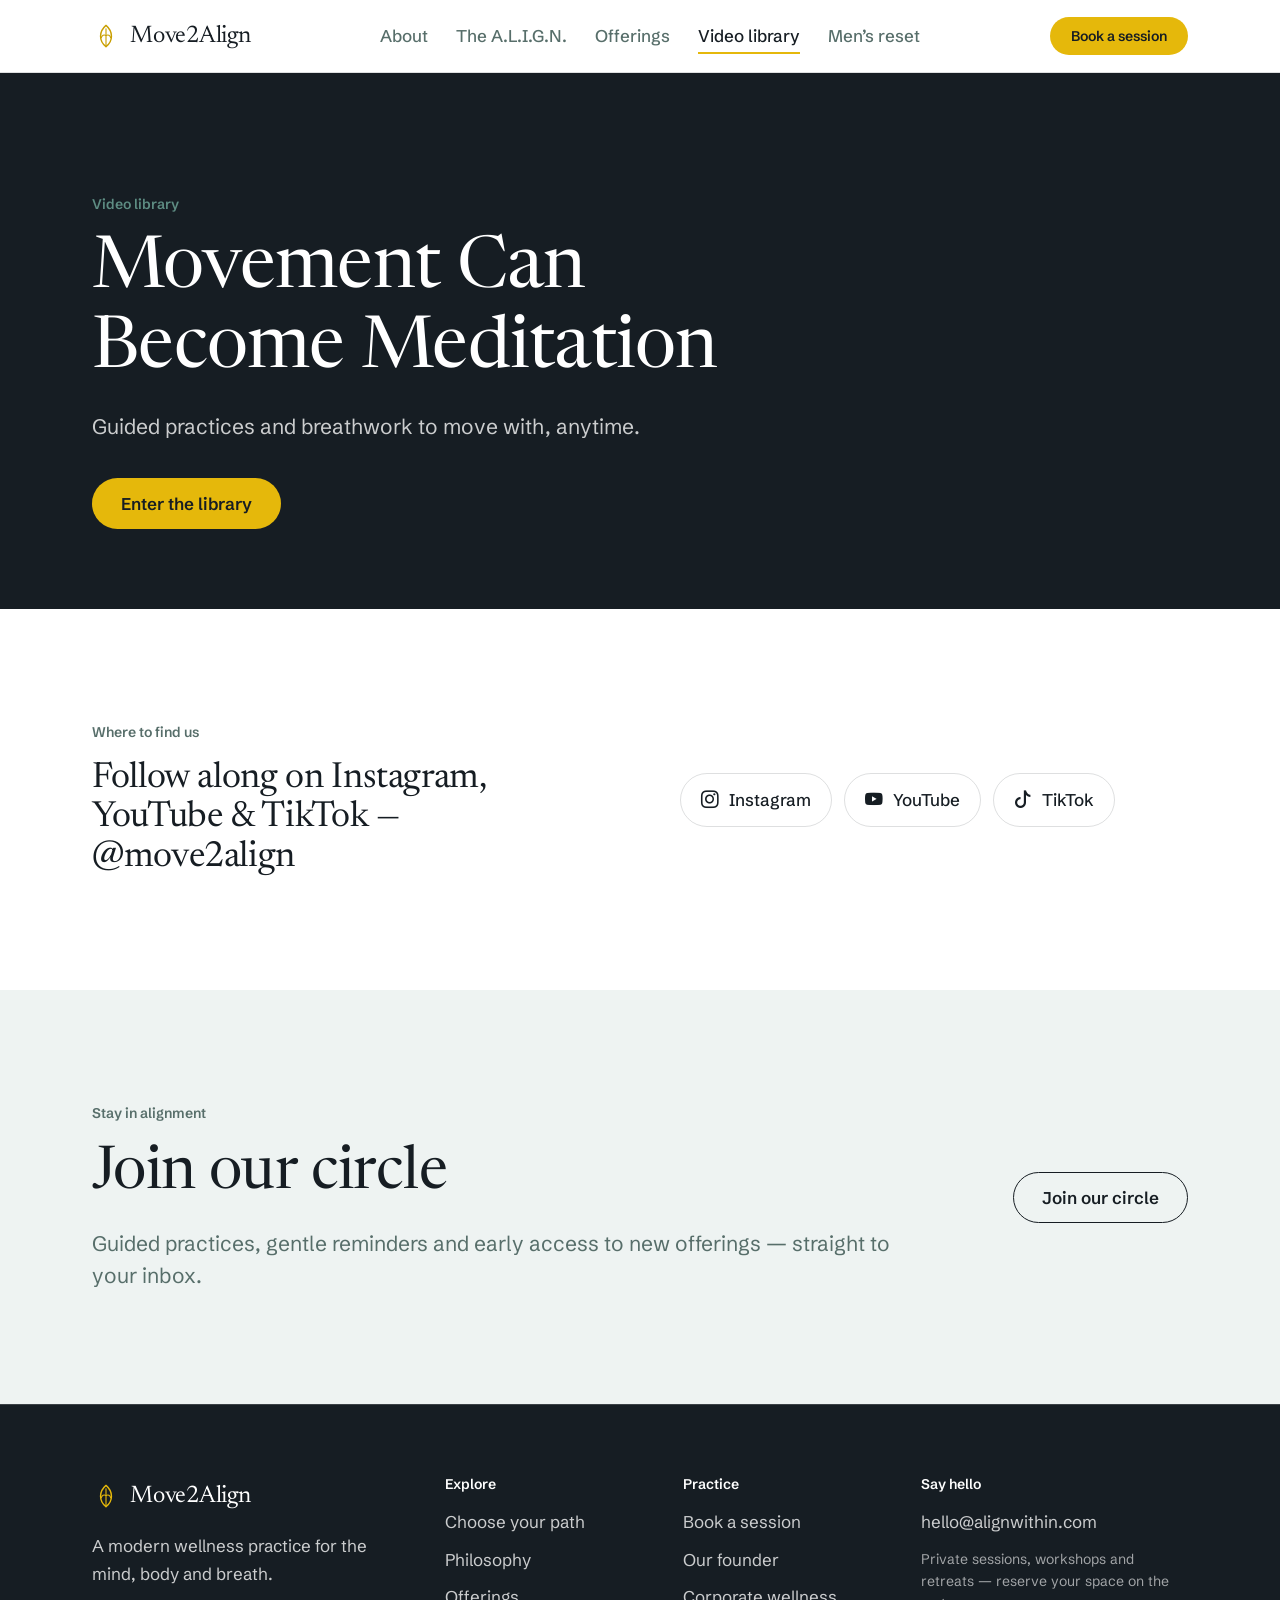
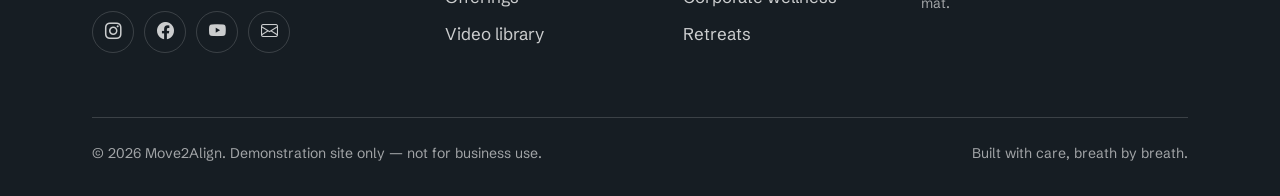
<file: library.html>
<!DOCTYPE html>
<html lang="en">
<head>
  <meta charset="UTF-8">
  <meta name="viewport" content="width=device-width, initial-scale=1.0">
  <title>Video Library | Move2Align</title>
  <meta name="description" content="Guided practices and breathwork to move with, anytime.">
  <meta name="theme-color" content="#161D23">
  <link rel="icon" href="images/logo.svg" type="image/svg+xml">
  <link rel="preconnect" href="https://fonts.googleapis.com">
  <link rel="preconnect" href="https://fonts.gstatic.com" crossorigin>
  <link href="https://fonts.googleapis.com/css2?family=Newsreader:ital,opsz,wght@0,6..72,400;0,6..72,500;1,6..72,400;1,6..72,500&family=Schibsted+Grotesk:wght@400;500;600&display=swap" rel="stylesheet">
  <link rel="stylesheet" href="https://cdn.jsdelivr.net/npm/bootstrap-icons@1.11.3/font/bootstrap-icons.min.css">
  <link rel="stylesheet" href="css/style.css">
</head>
<body>
  <a class="skip-link" href="#main">Skip to content</a>

  <header class="site-header" id="siteHeader">
    <div class="wrap site-header__row">
      <a class="brand" href="index.html" aria-label="Move2Align home">
        <svg class="brand__mark" viewBox="0 0 100 92" aria-hidden="true" focusable="false"><path d="M50 8 C24 30 24 64 50 84 C76 64 76 30 50 8 Z" fill="none" stroke="currentColor" stroke-width="5" stroke-linejoin="round"/><path d="M50 20 L50 84" fill="none" stroke="currentColor" stroke-width="4" stroke-linecap="round"/><path d="M50 44 C42 40 36 44 33 52 M50 44 C58 40 64 44 67 52" fill="none" stroke="currentColor" stroke-width="4" stroke-linecap="round"/></svg>
        <span class="brand__word">Move2Align</span>
      </a>
      <nav class="site-nav" id="siteNav" aria-label="Main">
        <ul>
          <li><a href="about.html">About</a></li>
          <li><a href="align.html">The A.L.I.G.N.</a></li>
          <li><a href="offerings.html">Offerings</a></li>
          <li><a href="library.html" aria-current="page">Video library</a></li>
          <li><a href="men-dynamic.html">Men&rsquo;s reset</a></li>
        </ul>
        <a class="btn btn--saffron site-nav__cta" href="circle.html">Book a session</a>
      </nav>
      <a class="btn btn--saffron btn--sm site-header__cta" href="circle.html">Book a session</a>
      <button class="menu-toggle" type="button" aria-expanded="false" aria-controls="siteNav">
        <span class="menu-toggle__bars" aria-hidden="true"></span> Menu
      </button>
    </div>
  </header>

  <main id="main">

    <section class="page-head page-head--slate">
      <div class="wrap">
        <p class="kicker">Video library</p>
        <h1>Movement Can Become Meditation</h1>
        <p class="lede">Guided practices and breathwork to move with, anytime.</p>
        <p style="margin-top:36px"><a href="circle.html" class="btn btn--saffron">Enter the library</a></p>
      </div>
    </section>
    <section class="section" aria-labelledby="followTitle">
      <div class="wrap library-follow">
        <div>
          <p class="kicker">Where to find us</p>
          <h2 id="followTitle">Follow along on Instagram, YouTube &amp; TikTok &mdash; @move2align</h2>
        </div>
        <ul class="socials">
          <li><a href="#"><i class="bi bi-instagram" aria-hidden="true"></i> Instagram</a></li>
          <li><a href="#"><i class="bi bi-youtube" aria-hidden="true"></i> YouTube</a></li>
          <li><a href="#"><i class="bi bi-tiktok" aria-hidden="true"></i> TikTok</a></li>
        </ul>
      </div>
    </section>

    <section class="section section--mist" aria-labelledby="bandTitle">
      <div class="wrap band">
        <div>
          <p class="kicker">Stay in alignment</p>
          <h2 id="bandTitle">Join our circle</h2>
          <p class="lede measure">Guided practices, gentle reminders and early access to new offerings &mdash; straight to your inbox.</p>
        </div>
        <a class="btn btn--ghost" href="circle.html">Join our circle</a>
      </div>
    </section>
  </main>

  <footer class="site-footer">
    <div class="wrap">
      <div class="site-footer__grid">
        <div class="site-footer__brand">
          <a class="brand" href="index.html">
            <svg class="brand__mark" viewBox="0 0 100 92" aria-hidden="true" focusable="false"><path d="M50 8 C24 30 24 64 50 84 C76 64 76 30 50 8 Z" fill="none" stroke="currentColor" stroke-width="5" stroke-linejoin="round"/><path d="M50 20 L50 84" fill="none" stroke="currentColor" stroke-width="4" stroke-linecap="round"/><path d="M50 44 C42 40 36 44 33 52 M50 44 C58 40 64 44 67 52" fill="none" stroke="currentColor" stroke-width="4" stroke-linecap="round"/></svg>
            <span class="brand__word">Move2Align</span>
          </a>
          <p class="site-footer__tagline">A modern wellness practice for the mind, body and breath.</p>
          <div class="footer-social">
            <a href="#" aria-label="Instagram"><i class="bi bi-instagram" aria-hidden="true"></i></a>
            <a href="#" aria-label="Facebook"><i class="bi bi-facebook" aria-hidden="true"></i></a>
            <a href="#" aria-label="YouTube"><i class="bi bi-youtube" aria-hidden="true"></i></a>
            <a href="mailto:hello@alignwithin.com" aria-label="Email"><i class="bi bi-envelope" aria-hidden="true"></i></a>
          </div>
        </div>
        <div>
          <h2>Explore</h2>
          <ul>
            <li><a href="index.html#path">Choose your path</a></li>
            <li><a href="align.html">Philosophy</a></li>
            <li><a href="offerings.html">Offerings</a></li>
            <li><a href="library.html">Video library</a></li>
          </ul>
        </div>
        <div>
          <h2>Practice</h2>
          <ul>
            <li><a href="circle.html">Book a session</a></li>
            <li><a href="about.html">Our founder</a></li>
            <li><a href="offerings.html#corporate">Corporate wellness</a></li>
            <li><a href="offerings.html#retreats">Retreats</a></li>
          </ul>
        </div>
        <div class="site-footer__contact">
          <h2>Say hello</h2>
          <p><a href="mailto:hello@alignwithin.com">hello@alignwithin.com</a></p>
          <p class="site-footer__note">Private sessions, workshops and retreats &mdash; reserve your space on the mat.</p>
        </div>
      </div>
      <div class="site-footer__bottom">
        <p>&copy; <span data-year></span> Move2Align. Demonstration site only &mdash; not for business use.</p>
        <p>Built with care, breath by breath.</p>
      </div>
    </div>
  </footer>

  <script src="js/script.js"></script>
</body>
</html>
</file>
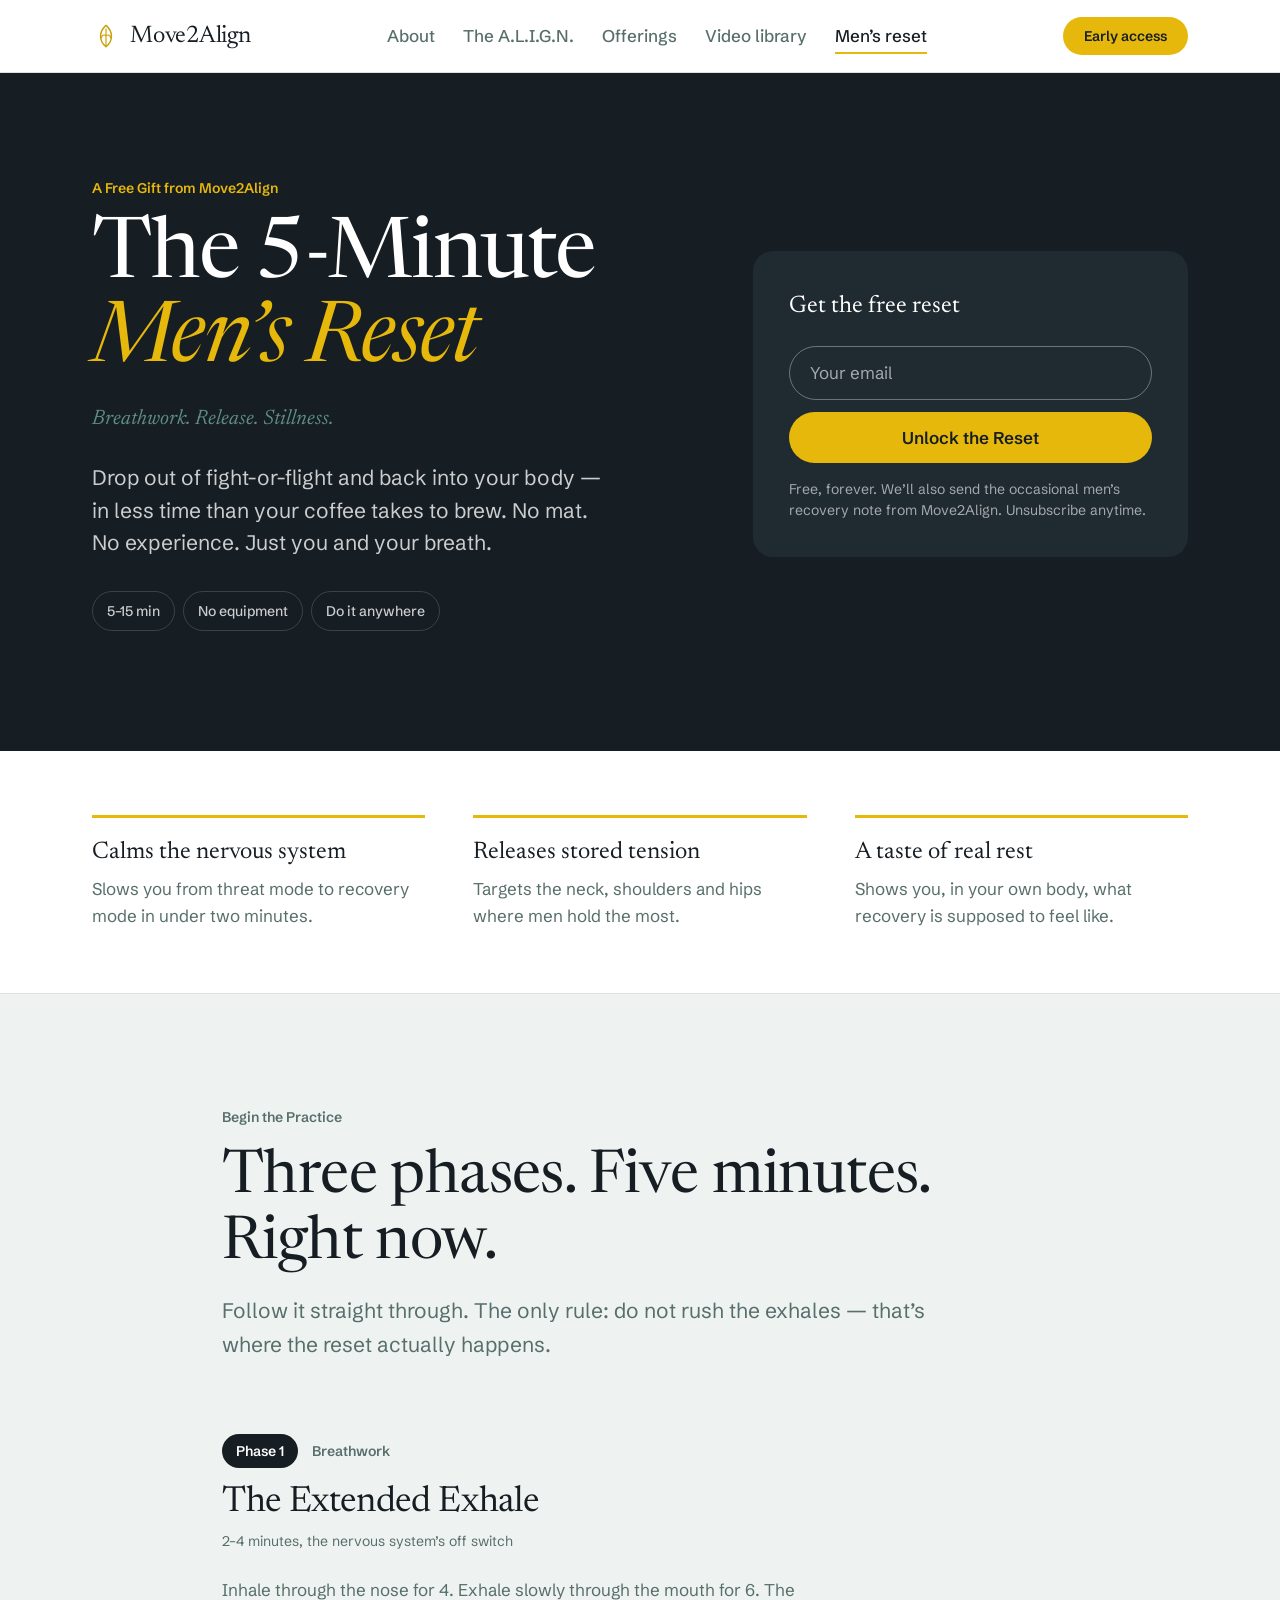
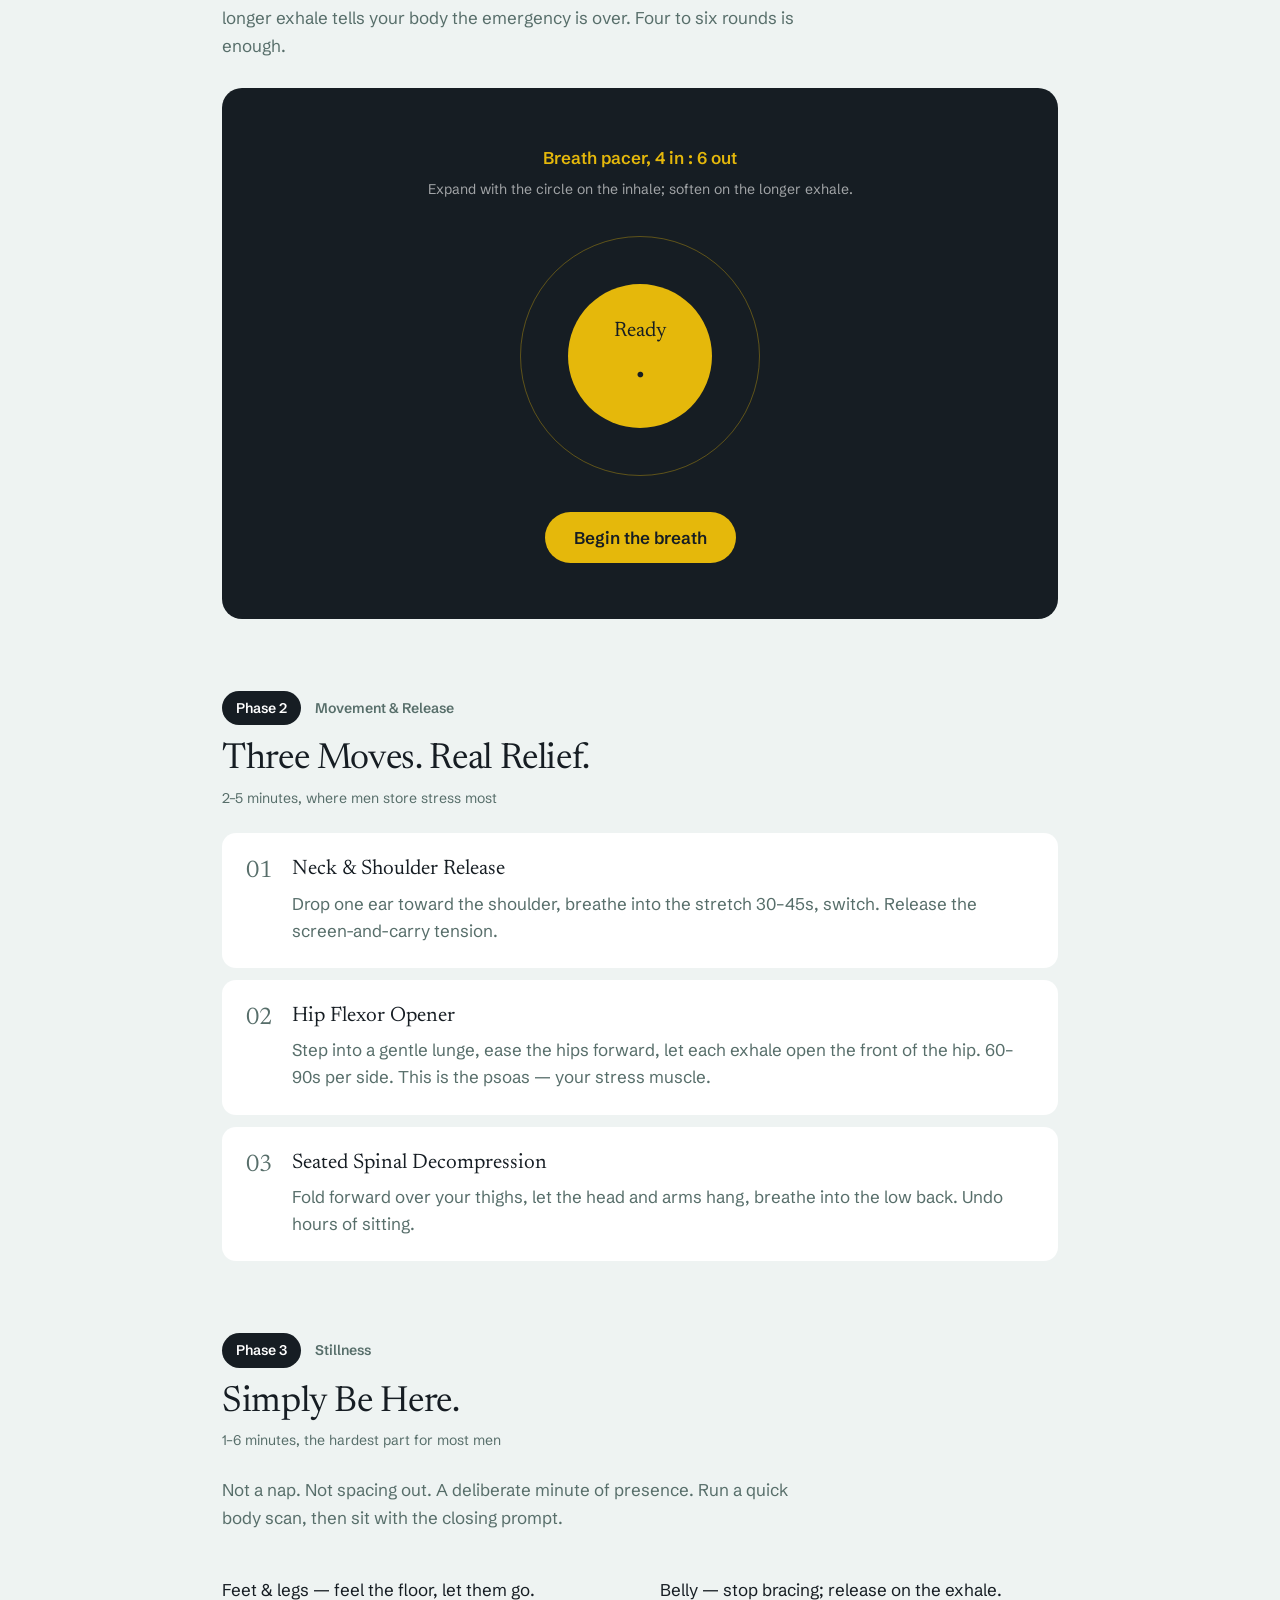
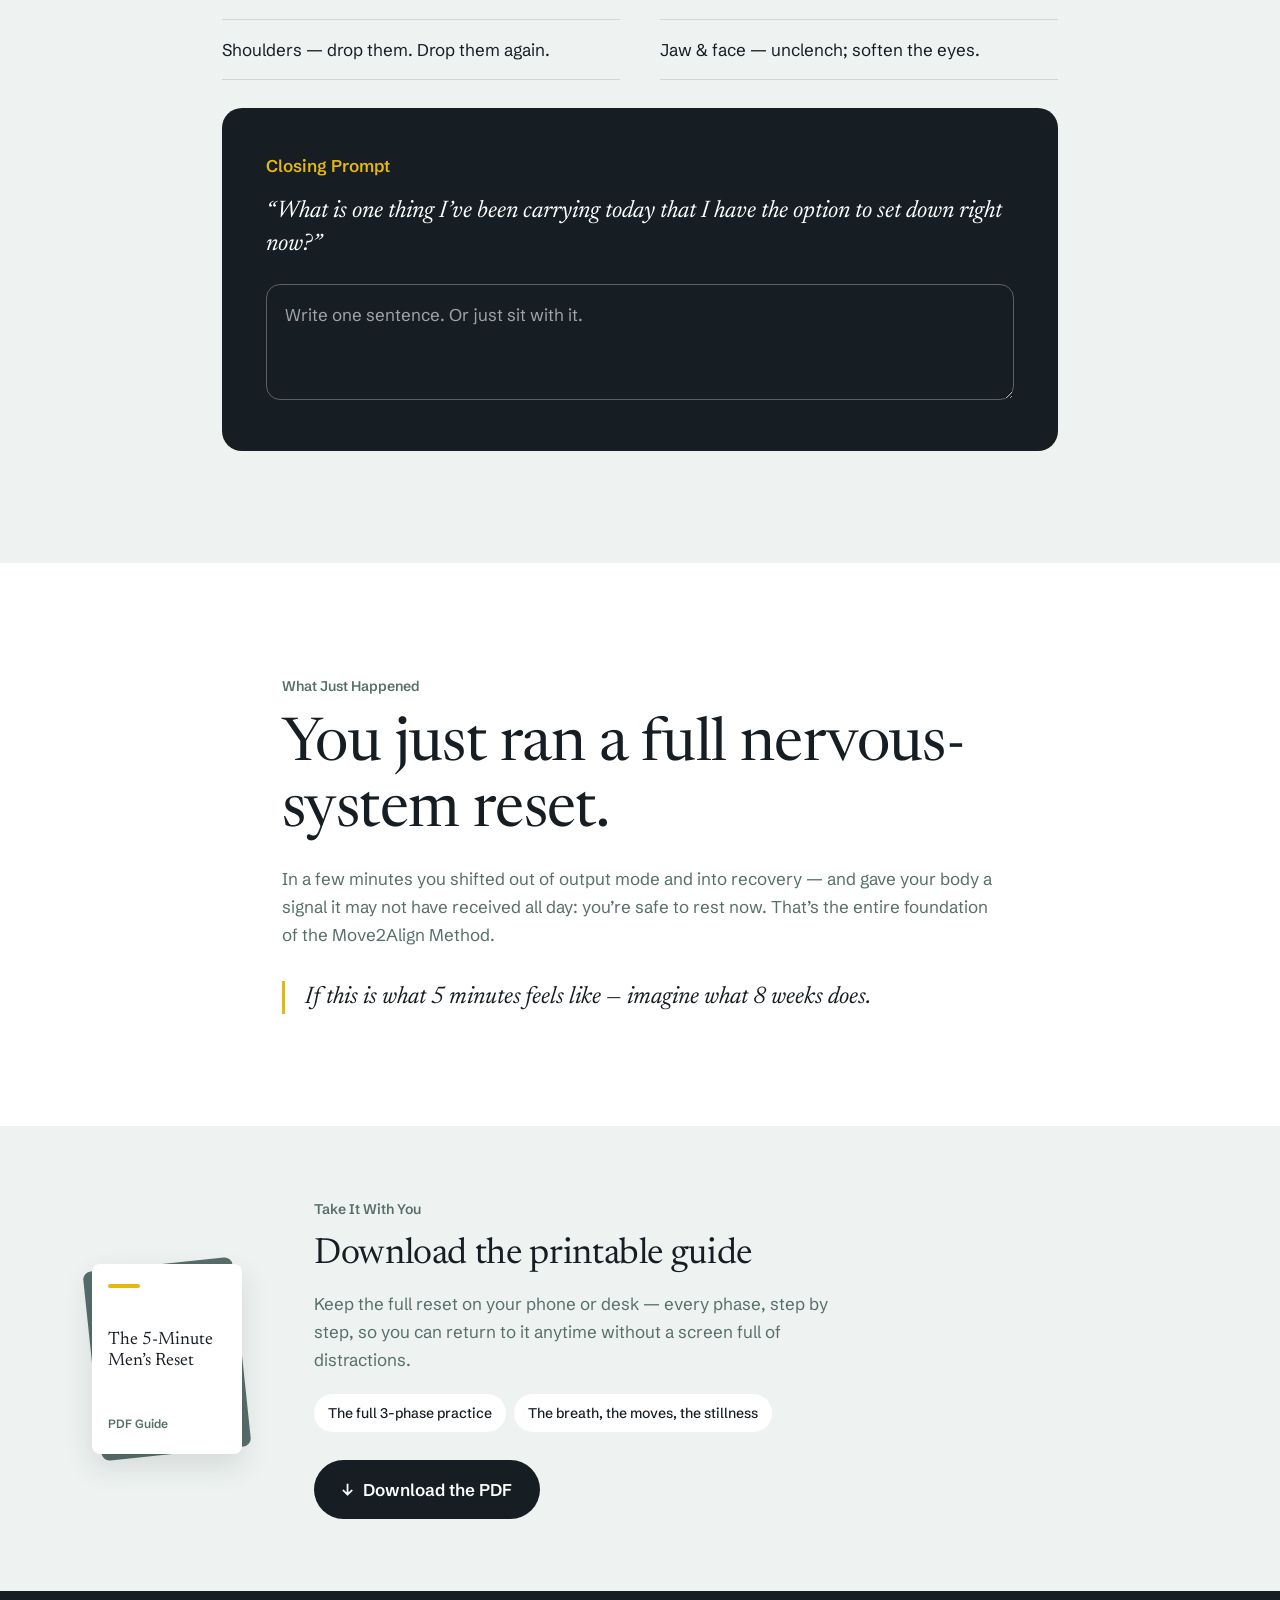
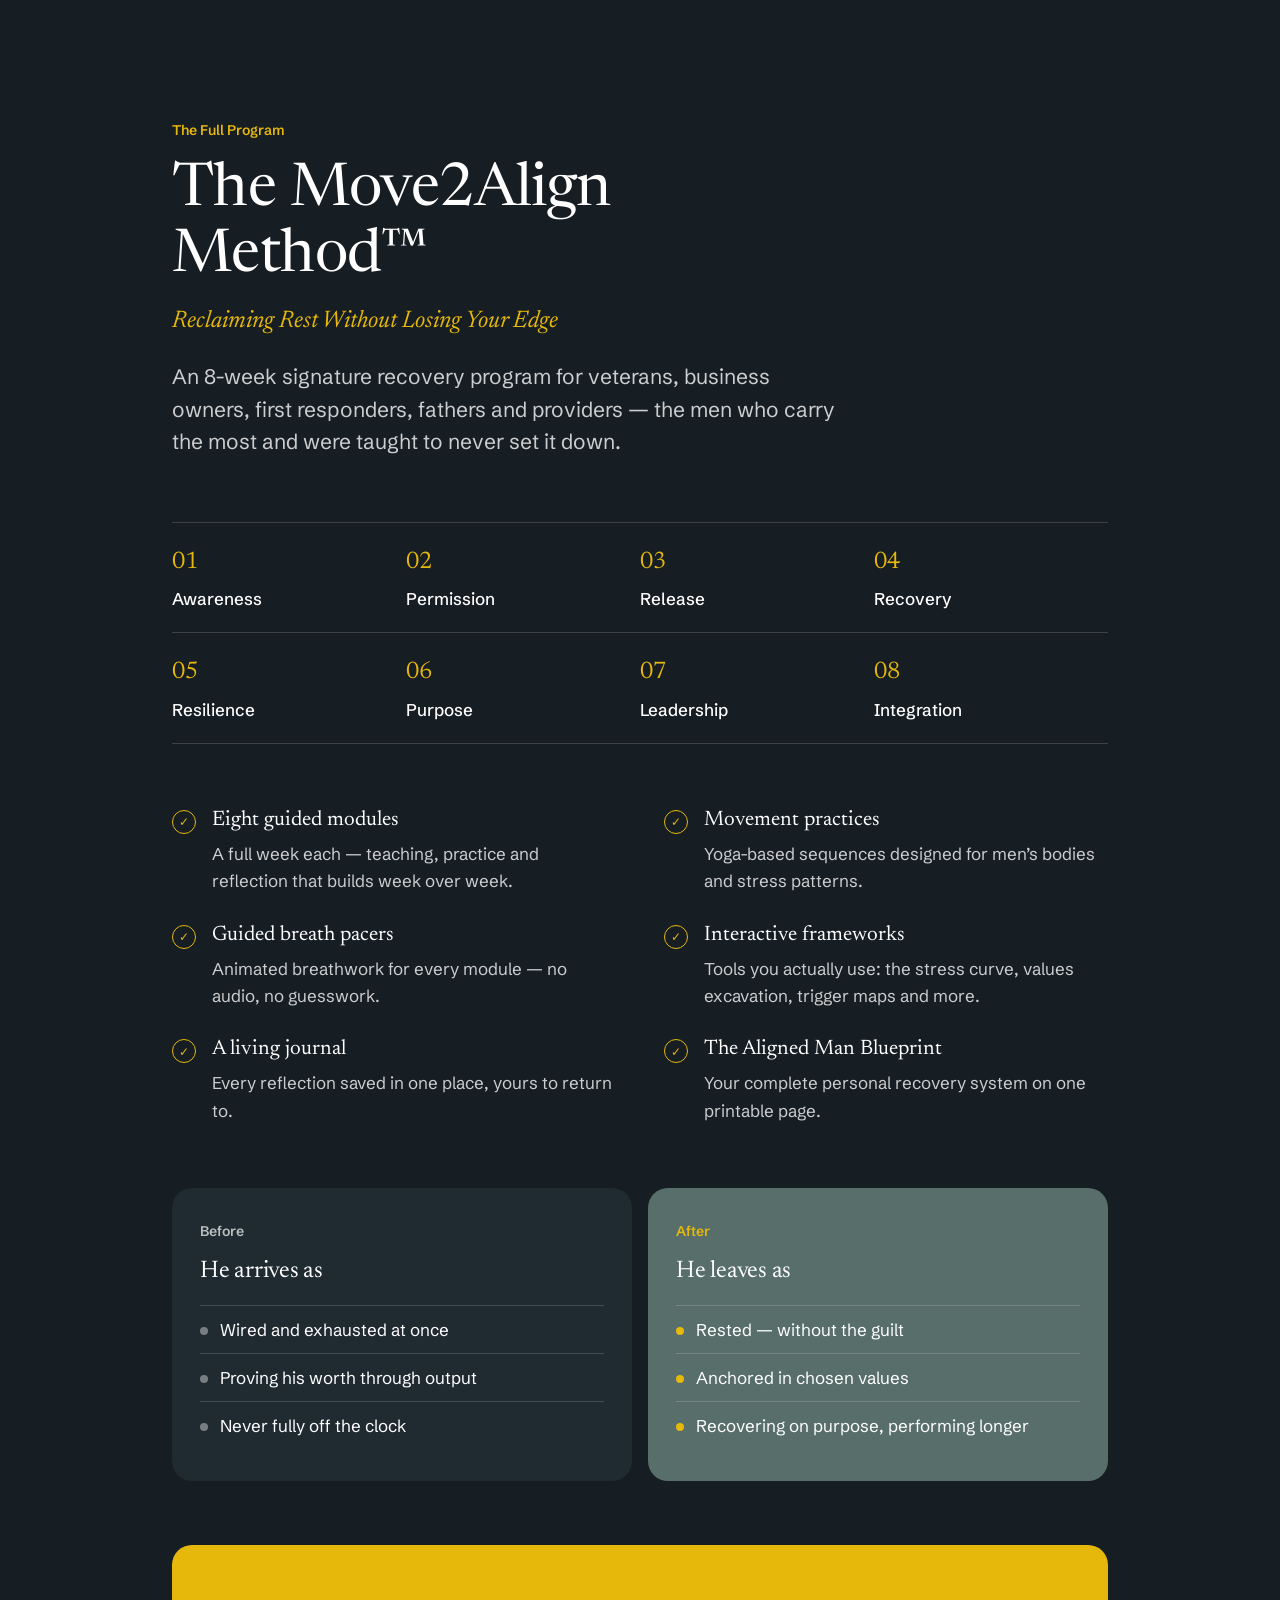
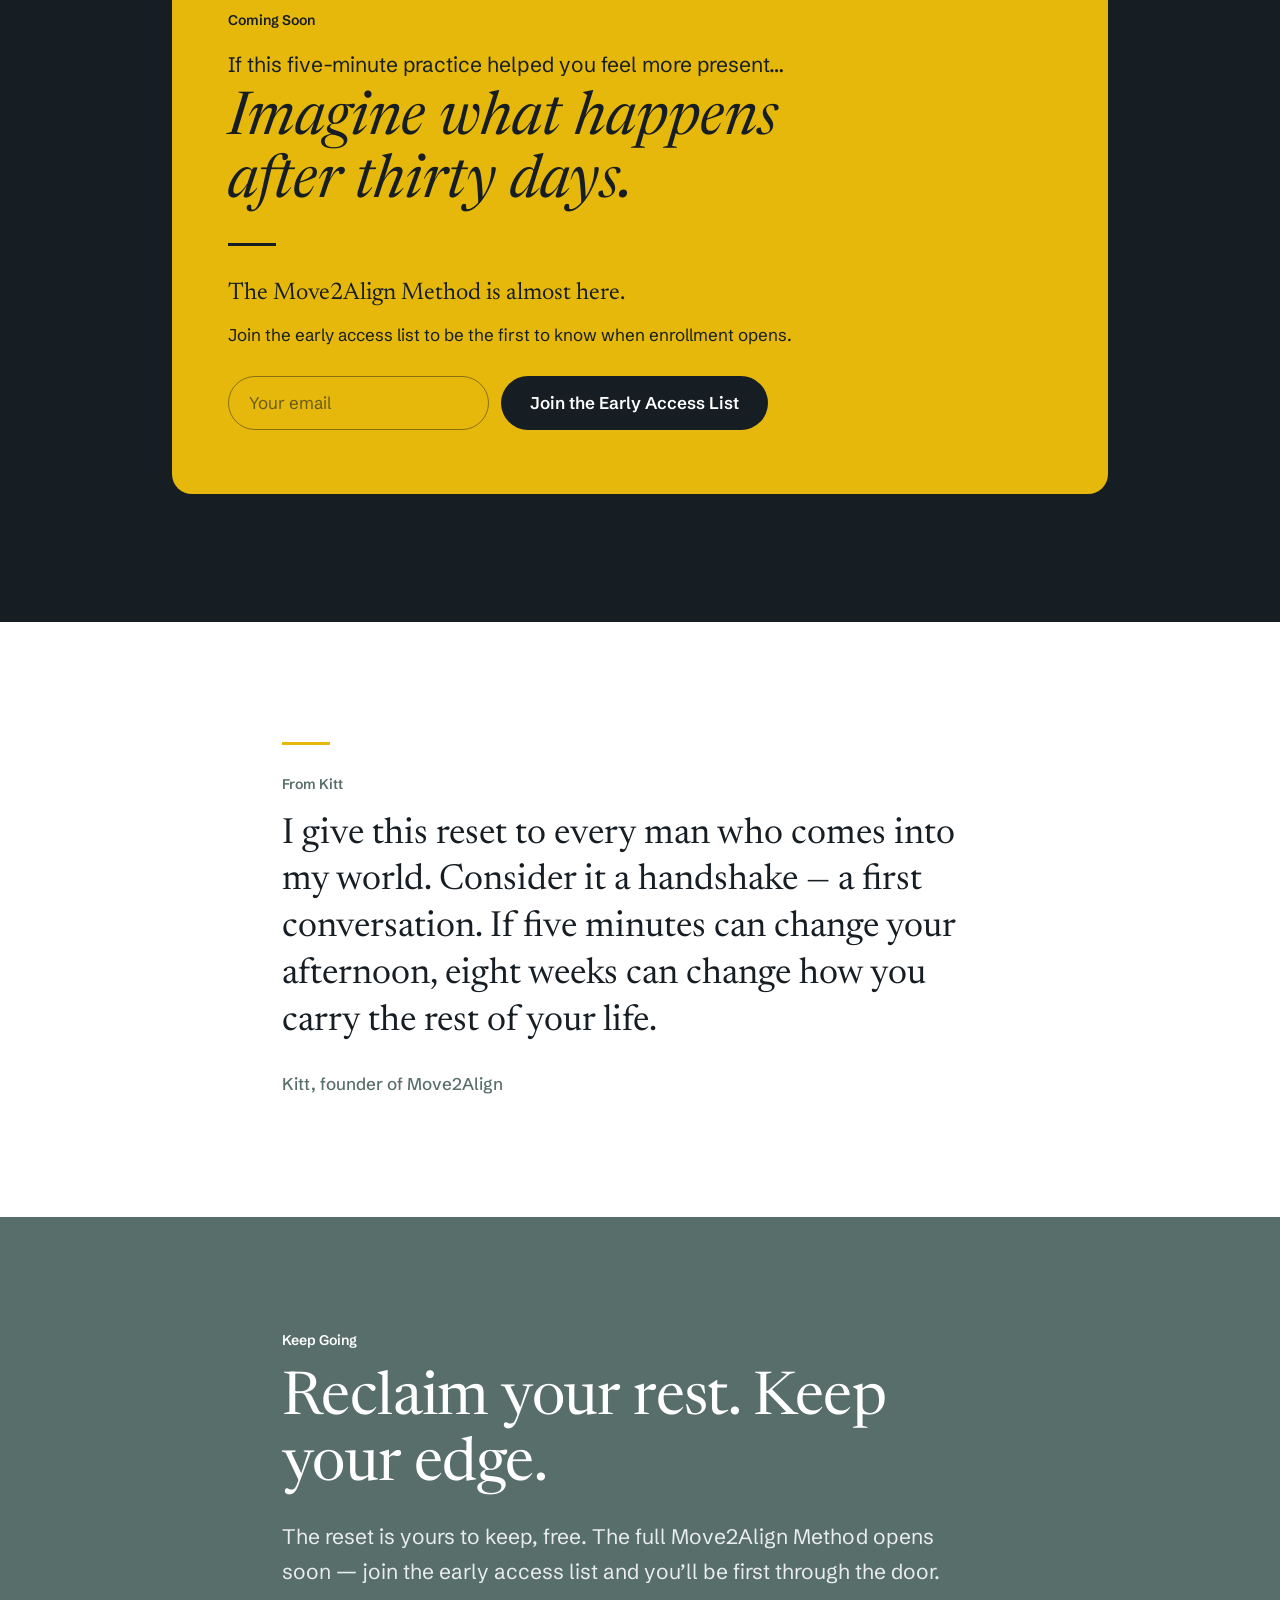
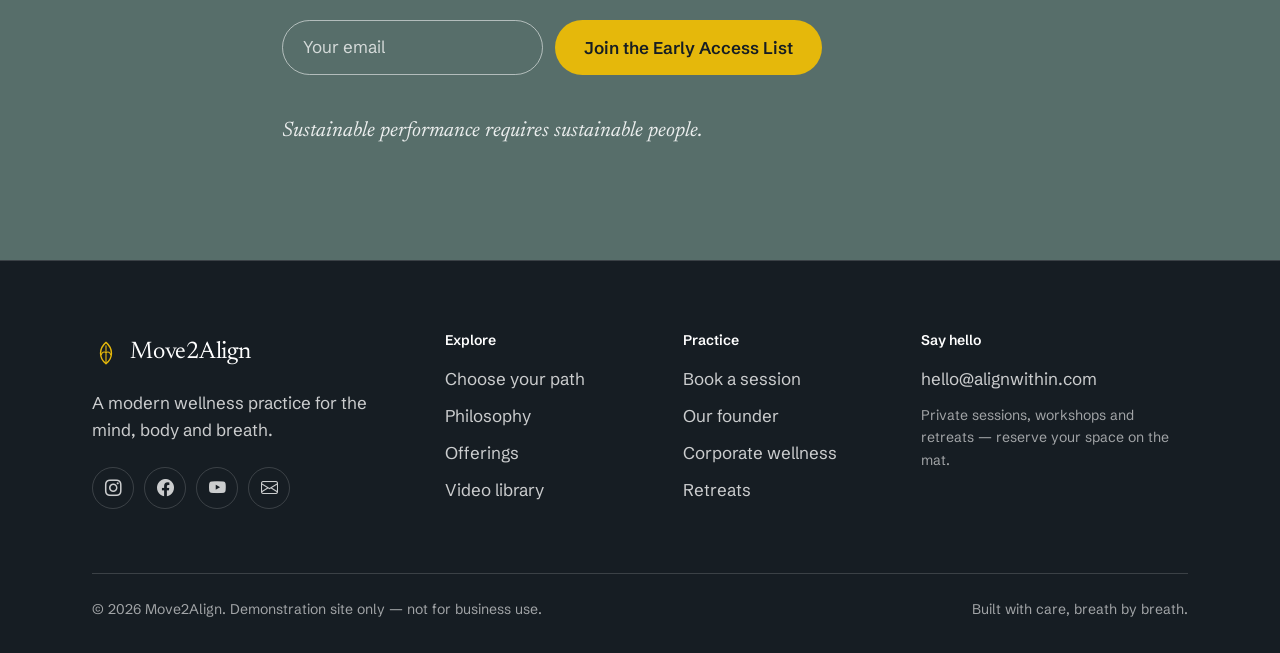
<file: men-dynamic.html>
<!DOCTYPE html>
<html lang="en">
<head>
  <meta charset="UTF-8">
  <meta name="viewport" content="width=device-width, initial-scale=1.0">
  <title>The 5-Minute Men&rsquo;s Reset | Move2Align</title>
  <meta name="description" content="A free 5-minute nervous-system reset for men — breathwork, release and stillness. A gift from Move2Align.">
  <meta name="theme-color" content="#161D23">
  <link rel="icon" href="images/logo.svg" type="image/svg+xml">
  <link rel="preconnect" href="https://fonts.googleapis.com">
  <link rel="preconnect" href="https://fonts.gstatic.com" crossorigin>
  <link href="https://fonts.googleapis.com/css2?family=Newsreader:ital,opsz,wght@0,6..72,400;0,6..72,500;1,6..72,400;1,6..72,500&family=Schibsted+Grotesk:wght@400;500;600&display=swap" rel="stylesheet">
  <link rel="stylesheet" href="https://cdn.jsdelivr.net/npm/bootstrap-icons@1.11.3/font/bootstrap-icons.min.css">
  <link rel="stylesheet" href="css/style.css">
  <link rel="stylesheet" href="css/men-dynamic.css">
</head>
<body class="md-page">
  <a class="skip-link" href="#main">Skip to content</a>

  <header class="site-header" id="siteHeader">
    <div class="wrap site-header__row">
      <a class="brand" href="index.html" aria-label="Move2Align home">
        <svg class="brand__mark" viewBox="0 0 100 92" aria-hidden="true" focusable="false"><path d="M50 8 C24 30 24 64 50 84 C76 64 76 30 50 8 Z" fill="none" stroke="currentColor" stroke-width="5" stroke-linejoin="round"/><path d="M50 20 L50 84" fill="none" stroke="currentColor" stroke-width="4" stroke-linecap="round"/><path d="M50 44 C42 40 36 44 33 52 M50 44 C58 40 64 44 67 52" fill="none" stroke="currentColor" stroke-width="4" stroke-linecap="round"/></svg>
        <span class="brand__word">Move2Align</span>
      </a>
      <nav class="site-nav" id="siteNav" aria-label="Main">
        <ul>
          <li><a href="about.html">About</a></li>
          <li><a href="align.html">The A.L.I.G.N.</a></li>
          <li><a href="offerings.html">Offerings</a></li>
          <li><a href="library.html">Video library</a></li>
          <li><a href="men-dynamic.html" aria-current="page">Men&rsquo;s reset</a></li>
        </ul>
        <a class="btn btn--saffron site-nav__cta" href="#early-access">Early access</a>
      </nav>
      <a class="btn btn--saffron btn--sm site-header__cta" href="#early-access">Early access</a>
      <button class="menu-toggle" type="button" aria-expanded="false" aria-controls="siteNav">
        <span class="menu-toggle__bars" aria-hidden="true"></span> Menu
      </button>
    </div>
  </header>

  <main id="main">
  <!-- ===== Hero ===== -->
  <section class="md-hero">
    <div class="md-noise-overlay"></div>
    <div class="md-hero-glow"></div>
    <div class="md-wrap">
      <div class="md-hero-inner">
        <div>
          <p class="md-eyebrow md-eyebrow--gold">A Free Gift from Move2Align</p>
          <h1 class="md-hero-title">The 5-Minute<br><span>Men&rsquo;s Reset</span></h1>
          <div class="md-hero-kicker">Breathwork. Release. Stillness.</div>
          <p class="md-hero-lead">Drop out of fight-or-flight and back into your body &mdash; in less time than your coffee takes to brew. No mat. No experience. Just you and your breath.</p>
          <div class="md-hero-tags">
            <span class="md-hero-tag">5&ndash;15 min</span>
            <span class="md-hero-tag">No equipment</span>
            <span class="md-hero-tag">Do it anywhere</span>
          </div>
        </div>
        <div>
          <form id="leadForm" class="md-capture">
            <div class="md-capture-label">Get the free reset</div>
            <div class="md-capture-row">
              <input type="email" id="leadEmail" class="md-capture-input" placeholder="Your email" required>
              <button type="button" class="md-btn md-btn--gold">Unlock the Reset</button>
            </div>
            <p class="md-capture-note">Free, forever. We&rsquo;ll also send the occasional men&rsquo;s recovery note from Move2Align. Unsubscribe anytime.</p>
          </form>
          <div id="leadDone" class="md-capture-done md-hidden">
            <span class="md-check">&#10003;</span>
            <div>
              <div class="md-capture-done-title">You&rsquo;re in. Scroll down to begin.</div>
              <div class="md-capture-done-sub">Your reset is ready below &mdash; no app, no equipment.</div>
            </div>
          </div>
        </div>
      </div>
    </div>
  </section>

  <!-- ===== Trust ===== -->
  <section class="md-trust">
    <div class="md-wrap">
      <div class="md-trust-grid">
        <div class="md-trust-item">
          <div class="md-trust-title">Calms the nervous system</div>
          <div class="md-trust-desc">Slows you from threat mode to recovery mode in under two minutes.</div>
        </div>
        <div class="md-trust-item">
          <div class="md-trust-title">Releases stored tension</div>
          <div class="md-trust-desc">Targets the neck, shoulders and hips where men hold the most.</div>
        </div>
        <div class="md-trust-item">
          <div class="md-trust-title">A taste of real rest</div>
          <div class="md-trust-desc">Shows you, in your own body, what recovery is supposed to feel like.</div>
        </div>
      </div>
    </div>
  </section>

  <!-- ===== The Reset ===== -->
  <section id="reset" class="md-reset">
    <div class="md-wrap md-wrap--900">
      <div class="md-reset-inner">

        <div class="md-reset-intro">
          <p class="md-eyebrow">Begin the Practice</p>
          <h2>Three phases. Five minutes. Right now.</h2>
          <p class="md-body-text">Follow it straight through. The only rule: do not rush the exhales &mdash; that&rsquo;s where the reset actually happens.</p>
        </div>

        <!-- Phase 1 — Breathwork -->
        <div class="md-phase">
          <div class="md-phase-head">
            <div class="md-phase-top">
              <span class="md-phase-badge">Phase 1</span>
              <span class="md-phase-kicker">Breathwork</span>
            </div>
            <h3>The Extended Exhale</h3>
            <div class="md-phase-dur">2&ndash;4 minutes, the nervous system&rsquo;s off switch</div>
          </div>
          <p class="md-body-text md-phase-body">Inhale through the nose for 4. Exhale slowly through the mouth for 6. The longer exhale tells your body the emergency is over. Four to six rounds is enough.</p>

          <div class="md-pacer">
            <div class="md-noise-overlay"></div>
            <div class="md-pacer-label">Breath pacer, 4 in : 6 out</div>
            <div class="md-pacer-sub">Expand with the circle on the inhale; soften on the longer exhale.</div>
            <div class="md-pacer-circle-wrap">
              <div class="md-pacer-circle" id="pacerCircle"></div>
              <div class="md-pacer-center">
                <div class="md-pacer-state" id="pacerState">Ready</div>
                <div class="md-pacer-count" id="pacerCount">&middot;</div>
              </div>
            </div>
            <div class="md-pacer-btn">
              <button type="button" id="pacerBtn" class="md-btn md-btn--gold">Begin the breath</button>
            </div>
          </div>
        </div>

        <!-- Phase 2 — Movement & Release -->
        <div class="md-phase">
          <div class="md-phase-head">
            <div class="md-phase-top">
              <span class="md-phase-badge">Phase 2</span>
              <span class="md-phase-kicker">Movement &amp; Release</span>
            </div>
            <h3>Three Moves. Real Relief.</h3>
            <div class="md-phase-dur">2&ndash;5 minutes, where men store stress most</div>
          </div>

          <div class="md-moves">
            <div class="md-move">
              <span class="md-move-num">01</span>
              <div>
                <div class="md-move-title">Neck &amp; Shoulder Release</div>
                <div class="md-move-desc">Drop one ear toward the shoulder, breathe into the stretch 30&ndash;45s, switch. Release the screen-and-carry tension.</div>
              </div>
            </div>
            <div class="md-move">
              <span class="md-move-num">02</span>
              <div>
                <div class="md-move-title">Hip Flexor Opener</div>
                <div class="md-move-desc">Step into a gentle lunge, ease the hips forward, let each exhale open the front of the hip. 60&ndash;90s per side. This is the psoas &mdash; your stress muscle.</div>
              </div>
            </div>
            <div class="md-move">
              <span class="md-move-num">03</span>
              <div>
                <div class="md-move-title">Seated Spinal Decompression</div>
                <div class="md-move-desc">Fold forward over your thighs, let the head and arms hang, breathe into the low back. Undo hours of sitting.</div>
              </div>
            </div>
          </div>
        </div>

        <!-- Phase 3 — Stillness -->
        <div class="md-phase">
          <div class="md-phase-head">
            <div class="md-phase-top">
              <span class="md-phase-badge">Phase 3</span>
              <span class="md-phase-kicker">Stillness</span>
            </div>
            <h3>Simply Be Here.</h3>
            <div class="md-phase-dur">1&ndash;6 minutes, the hardest part for most men</div>
          </div>
          <p class="md-body-text md-phase-body">Not a nap. Not spacing out. A deliberate minute of presence. Run a quick body scan, then sit with the closing prompt.</p>

          <div class="md-scan-grid">
            <div class="md-scan-item">Feet &amp; legs &mdash; feel the floor, let them go.</div>
            <div class="md-scan-item">Belly &mdash; stop bracing; release on the exhale.</div>
            <div class="md-scan-item">Shoulders &mdash; drop them. Drop them again.</div>
            <div class="md-scan-item">Jaw &amp; face &mdash; unclench; soften the eyes.</div>
          </div>

          <div class="md-closing">
            <div class="md-noise-overlay"></div>
            <div class="md-closing-label">Closing Prompt</div>
            <p class="md-closing-quote">&ldquo;What is one thing I&rsquo;ve been carrying today that I have the option to set down right now?&rdquo;</p>
            <textarea id="setdownInput" class="md-closing-textarea" rows="3" placeholder="Write one sentence. Or just sit with it."></textarea>
          </div>
        </div>

      </div>
    </div>
  </section>

  <!-- ===== What Just Happened ===== -->
  <section class="md-happened">
    <div class="md-wrap md-wrap--760">
      <p class="md-eyebrow">What Just Happened</p>
      <h2>You just ran a full nervous-system reset.</h2>
      <p class="md-body-text">In a few minutes you shifted out of output mode and into recovery &mdash; and gave your body a signal it may not have received all day: you&rsquo;re safe to rest now. That&rsquo;s the entire foundation of the Move2Align Method.</p>
      <p class="md-happened-quote">If this is what 5 minutes feels like &mdash; imagine what 8 weeks does.</p>
    </div>
  </section>

  <!-- ===== Download ===== -->
  <section class="md-download">
    <div class="md-wrap">
      <div class="md-download-card">
        <div class="md-doc">
          <div class="md-doc-back"></div>
          <div class="md-doc-front">
            <div class="md-doc-rule"></div>
            <div class="md-doc-title">The 5-Minute<br>Men&rsquo;s Reset</div>
            <div class="md-doc-sub">PDF Guide</div>
          </div>
        </div>
        <div class="md-download-body">
          <p class="md-eyebrow">Take It With You</p>
          <h2>Download the printable guide</h2>
          <p class="md-body-text">Keep the full reset on your phone or desk &mdash; every phase, step by step, so you can return to it anytime without a screen full of distractions.</p>
          <div class="md-download-items">
            <span class="md-download-item">The full 3-phase practice</span>
            <span class="md-download-item">The breath, the moves, the stillness</span>
          </div>
          <a href="#" class="md-download-link"><span>&#8595;</span> Download the PDF</a>
        </div>
      </div>
    </div>
  </section>

  <!-- ===== Upsell — The Move2Align Method ===== -->
  <section class="md-upsell">
    <div class="md-noise-overlay"></div>
    <div class="md-wrap md-wrap--980">
      <div class="md-upsell-inner">

        <div class="md-upsell-bridge">
          <p class="md-eyebrow md-eyebrow--gold">The Full Program</p>
          <h2>The Move2Align Method&trade;</h2>
          <p class="md-upsell-sub">Reclaiming Rest Without Losing Your Edge</p>
          <p class="md-upsell-copy">An 8-week signature recovery program for veterans, business owners, first responders, fathers and providers &mdash; the men who carry the most and were taught to never set it down.</p>
        </div>

        <div class="md-mod-grid">
          <div class="md-mod-item"><div class="md-mod-num">01</div><div class="md-mod-name">Awareness</div></div>
          <div class="md-mod-item"><div class="md-mod-num">02</div><div class="md-mod-name">Permission</div></div>
          <div class="md-mod-item"><div class="md-mod-num">03</div><div class="md-mod-name">Release</div></div>
          <div class="md-mod-item"><div class="md-mod-num">04</div><div class="md-mod-name">Recovery</div></div>
          <div class="md-mod-item"><div class="md-mod-num">05</div><div class="md-mod-name">Resilience</div></div>
          <div class="md-mod-item"><div class="md-mod-num">06</div><div class="md-mod-name">Purpose</div></div>
          <div class="md-mod-item"><div class="md-mod-num">07</div><div class="md-mod-name">Leadership</div></div>
          <div class="md-mod-item"><div class="md-mod-num">08</div><div class="md-mod-name">Integration</div></div>
        </div>

        <div class="md-inc-grid">
          <div class="md-inc-item">
            <span class="md-inc-check">&#10003;</span>
            <div>
              <div class="md-inc-title">Eight guided modules</div>
              <div class="md-inc-desc">A full week each &mdash; teaching, practice and reflection that builds week over week.</div>
            </div>
          </div>
          <div class="md-inc-item">
            <span class="md-inc-check">&#10003;</span>
            <div>
              <div class="md-inc-title">Movement practices</div>
              <div class="md-inc-desc">Yoga-based sequences designed for men&rsquo;s bodies and stress patterns.</div>
            </div>
          </div>
          <div class="md-inc-item">
            <span class="md-inc-check">&#10003;</span>
            <div>
              <div class="md-inc-title">Guided breath pacers</div>
              <div class="md-inc-desc">Animated breathwork for every module &mdash; no audio, no guesswork.</div>
            </div>
          </div>
          <div class="md-inc-item">
            <span class="md-inc-check">&#10003;</span>
            <div>
              <div class="md-inc-title">Interactive frameworks</div>
              <div class="md-inc-desc">Tools you actually use: the stress curve, values excavation, trigger maps and more.</div>
            </div>
          </div>
          <div class="md-inc-item">
            <span class="md-inc-check">&#10003;</span>
            <div>
              <div class="md-inc-title">A living journal</div>
              <div class="md-inc-desc">Every reflection saved in one place, yours to return to.</div>
            </div>
          </div>
          <div class="md-inc-item">
            <span class="md-inc-check">&#10003;</span>
            <div>
              <div class="md-inc-title">The Aligned Man Blueprint</div>
              <div class="md-inc-desc">Your complete personal recovery system on one printable page.</div>
            </div>
          </div>
        </div>

        <div class="md-transform">
          <div class="md-tcol">
            <p class="md-eyebrow md-eyebrow--before">Before</p>
            <h3>He arrives as</h3>
            <div class="md-tcol-item"><span class="md-tcol-dot md-tcol-dot--terra"></span><span>Wired and exhausted at once</span></div>
            <div class="md-tcol-item"><span class="md-tcol-dot md-tcol-dot--terra"></span><span>Proving his worth through output</span></div>
            <div class="md-tcol-item"><span class="md-tcol-dot md-tcol-dot--terra"></span><span>Never fully off the clock</span></div>
          </div>
          <div class="md-tcol">
            <p class="md-eyebrow md-eyebrow--gold">After</p>
            <h3>He leaves as</h3>
            <div class="md-tcol-item"><span class="md-tcol-dot md-tcol-dot--gold"></span><span>Rested &mdash; without the guilt</span></div>
            <div class="md-tcol-item"><span class="md-tcol-dot md-tcol-dot--gold"></span><span>Anchored in chosen values</span></div>
            <div class="md-tcol-item"><span class="md-tcol-dot md-tcol-dot--gold"></span><span>Recovering on purpose, performing longer</span></div>
          </div>
        </div>

        <div id="early-access" class="md-offer">
          <div class="md-noise-overlay"></div>
          <div class="md-offer-inner">
            <p class="md-eyebrow md-eyebrow--cream">Coming Soon</p>
            <p class="md-offer-lead">If this five-minute practice helped you feel more present&hellip;</p>
            <p class="md-offer-headline">Imagine what happens after thirty days.</p>
            <div class="md-offer-rule"></div>
            <p class="md-offer-sub">The Move2Align Method is almost here.</p>
            <p class="md-offer-note">Join the early access list to be the first to know when enrollment opens.</p>

            <form class="md-wait-form" data-wait-form>
              <input type="email" class="md-capture-input" placeholder="Your email">
              <button type="button" class="md-btn md-btn--dark">Join the Early Access List</button>
            </form>
            <div class="md-wait-done md-hidden" data-wait-done>
              <span class="md-check">&#10003;</span>
              <div>
                <div class="md-wait-done-title">You&rsquo;re on the early access list.</div>
                <div class="md-wait-done-sub">You&rsquo;ll be the first to know when enrollment opens.</div>
              </div>
            </div>
          </div>
        </div>

      </div>
    </div>
  </section>

  <!-- ===== Founder ===== -->
  <section class="md-founder">
    <div class="md-wrap md-wrap--760">
      <div class="md-founder-inner">
        <div class="md-founder-rule"></div>
        <p class="md-eyebrow">From Kitt</p>
        <p class="md-founder-quote">I give this reset to every man who comes into my world. Consider it a handshake &mdash; a first conversation. If five minutes can change your afternoon, eight weeks can change how you carry the rest of your life.</p>
        <div class="md-founder-byline">Kitt, founder of Move2Align</div>
      </div>
    </div>
  </section>

  <!-- ===== Final CTA ===== -->
  <section class="md-final">
    <div class="md-noise-overlay"></div>
    <div class="md-wrap md-wrap--760">
      <div class="md-final-inner">
        <p class="md-eyebrow md-eyebrow--gold">Keep Going</p>
        <h2>Reclaim your rest. Keep your edge.</h2>
        <p class="md-body-text">The reset is yours to keep, free. The full Move2Align Method opens soon &mdash; join the early access list and you&rsquo;ll be first through the door.</p>

        <div class="md-final-row">
          <form class="md-wait-form" data-wait-form>
            <input type="email" class="md-capture-input" placeholder="Your email">
            <button type="button" class="md-btn md-btn--gold">Join the Early Access List</button>
          </form>
          <div class="md-wait-done md-hidden" data-wait-done>
            <span class="md-check">&#10003;</span>
            <span class="md-capture-done-title">You&rsquo;re on the early access list</span>
          </div>
        </div>

        <p class="md-final-tagline">Sustainable performance requires sustainable people.</p>
      </div>
    </div>
  </section>

  </main>

  <footer class="site-footer">
    <div class="wrap">
      <div class="site-footer__grid">
        <div class="site-footer__brand">
          <a class="brand" href="index.html">
            <svg class="brand__mark" viewBox="0 0 100 92" aria-hidden="true" focusable="false"><path d="M50 8 C24 30 24 64 50 84 C76 64 76 30 50 8 Z" fill="none" stroke="currentColor" stroke-width="5" stroke-linejoin="round"/><path d="M50 20 L50 84" fill="none" stroke="currentColor" stroke-width="4" stroke-linecap="round"/><path d="M50 44 C42 40 36 44 33 52 M50 44 C58 40 64 44 67 52" fill="none" stroke="currentColor" stroke-width="4" stroke-linecap="round"/></svg>
            <span class="brand__word">Move2Align</span>
          </a>
          <p class="site-footer__tagline">A modern wellness practice for the mind, body and breath.</p>
          <div class="footer-social">
            <a href="#" aria-label="Instagram"><i class="bi bi-instagram" aria-hidden="true"></i></a>
            <a href="#" aria-label="Facebook"><i class="bi bi-facebook" aria-hidden="true"></i></a>
            <a href="#" aria-label="YouTube"><i class="bi bi-youtube" aria-hidden="true"></i></a>
            <a href="mailto:hello@alignwithin.com" aria-label="Email"><i class="bi bi-envelope" aria-hidden="true"></i></a>
          </div>
        </div>
        <div>
          <h2>Explore</h2>
          <ul>
            <li><a href="index.html#path">Choose your path</a></li>
            <li><a href="align.html">Philosophy</a></li>
            <li><a href="offerings.html">Offerings</a></li>
            <li><a href="library.html">Video library</a></li>
          </ul>
        </div>
        <div>
          <h2>Practice</h2>
          <ul>
            <li><a href="circle.html">Book a session</a></li>
            <li><a href="about.html">Our founder</a></li>
            <li><a href="offerings.html#corporate">Corporate wellness</a></li>
            <li><a href="offerings.html#retreats">Retreats</a></li>
          </ul>
        </div>
        <div class="site-footer__contact">
          <h2>Say hello</h2>
          <p><a href="mailto:hello@alignwithin.com">hello@alignwithin.com</a></p>
          <p class="site-footer__note">Private sessions, workshops and retreats &mdash; reserve your space on the mat.</p>
        </div>
      </div>
      <div class="site-footer__bottom">
        <p>&copy; <span data-year></span> Move2Align. Demonstration site only &mdash; not for business use.</p>
        <p>Built with care, breath by breath.</p>
      </div>
    </div>
  </footer>

  <script src="js/script.js"></script>
  <script src="js/men-dynamic.js"></script>
</body>
</html>
</file>
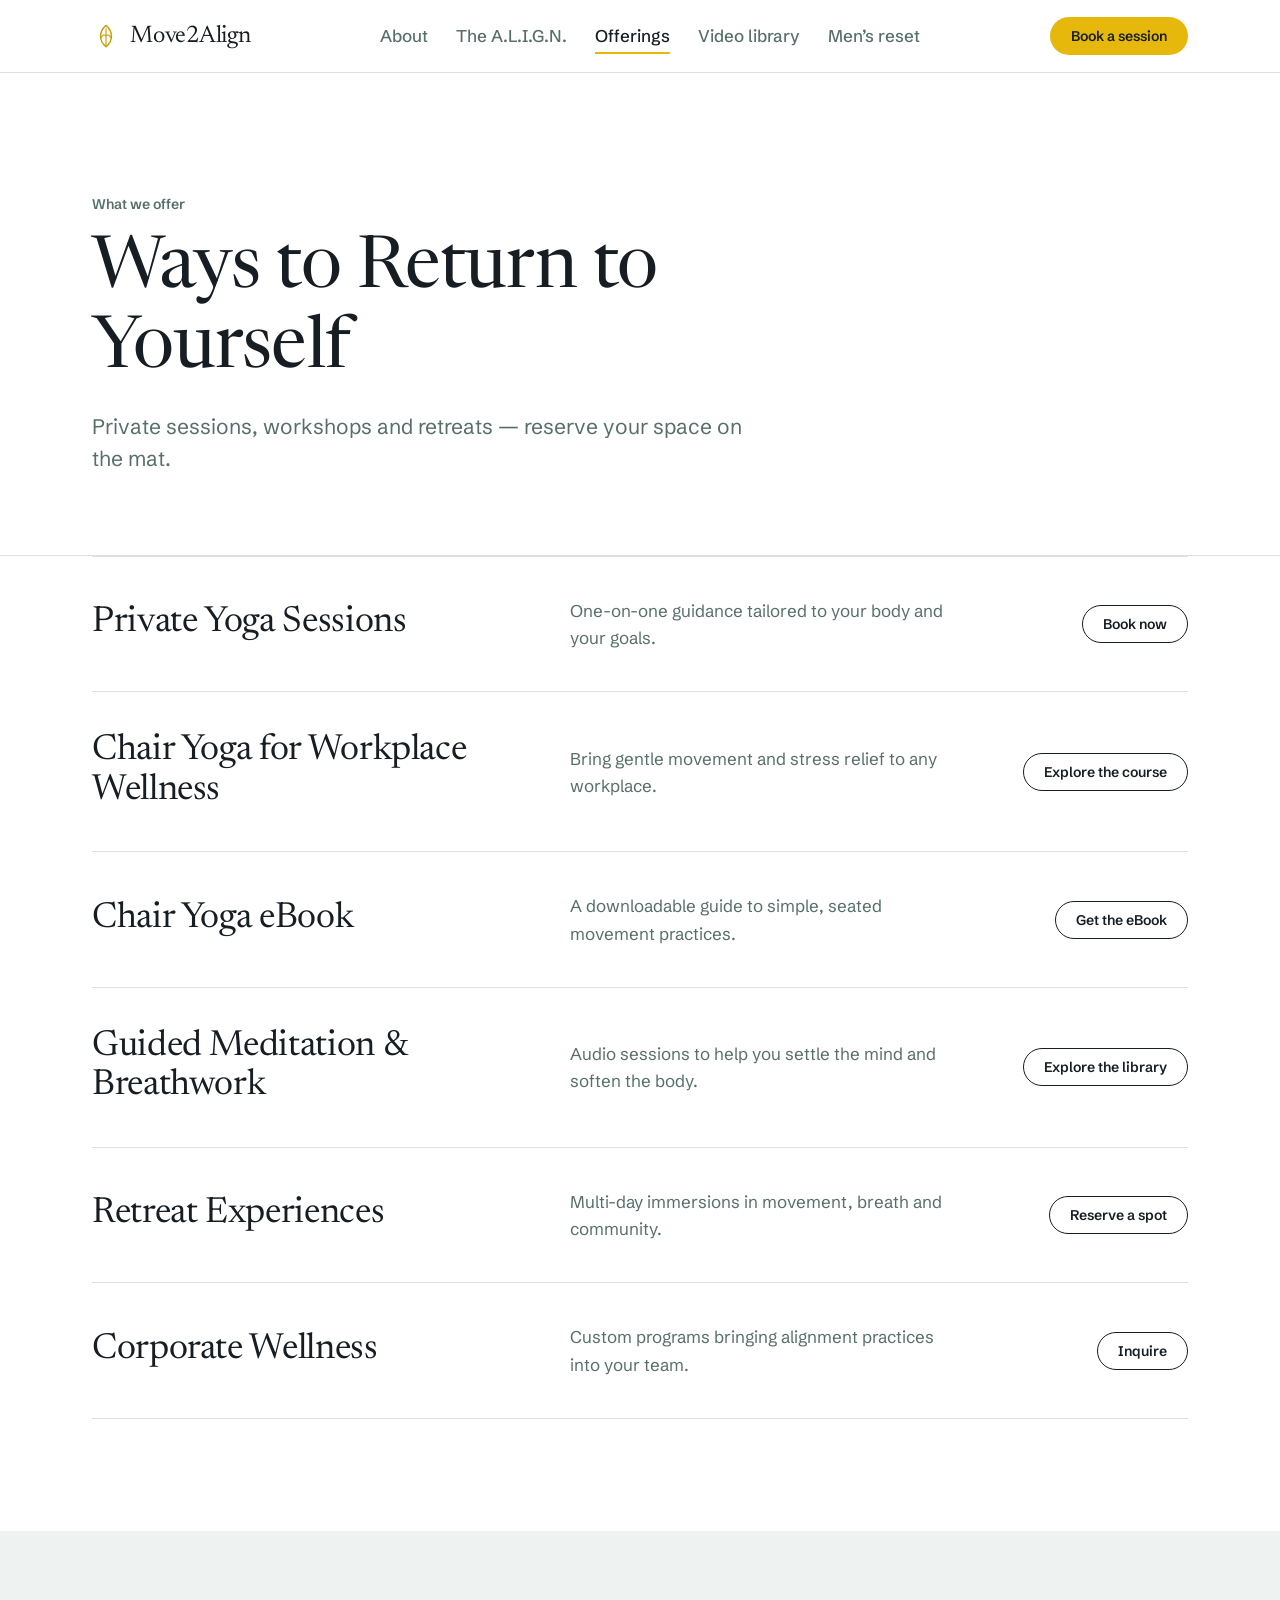
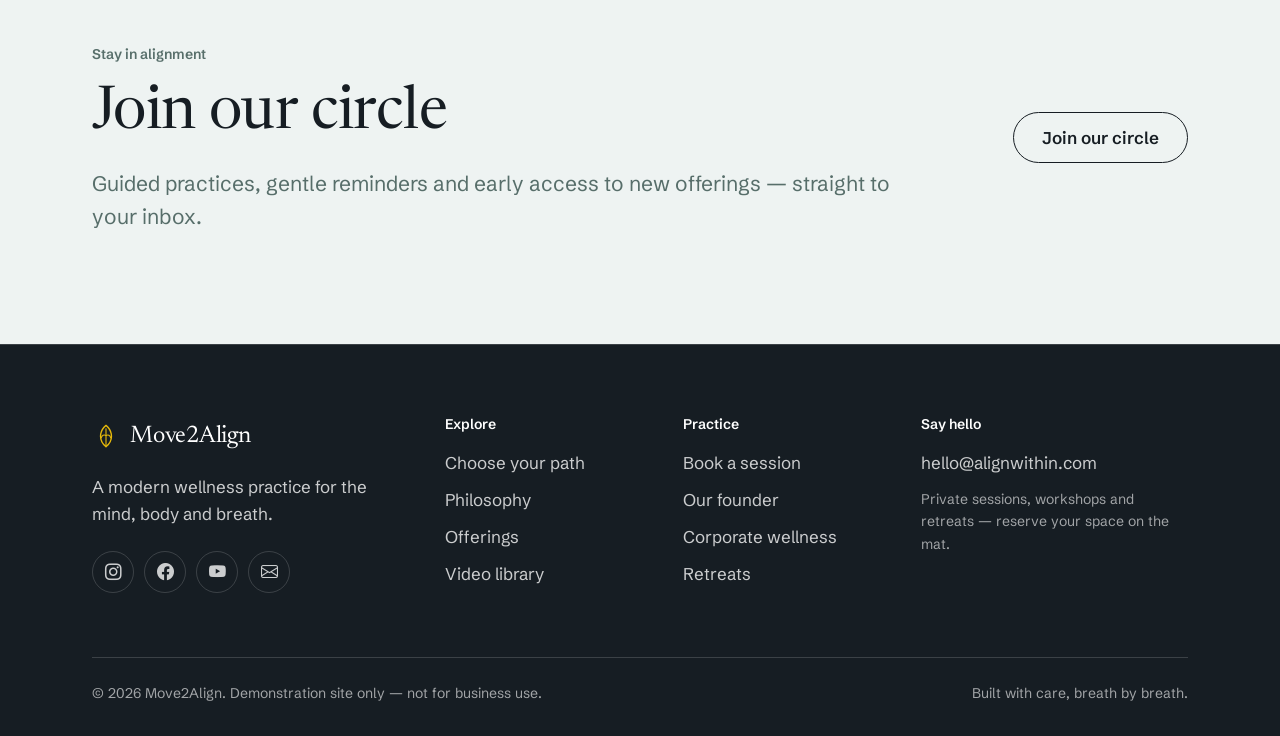
<file: offerings.html>
<!DOCTYPE html>
<html lang="en">
<head>
  <meta charset="UTF-8">
  <meta name="viewport" content="width=device-width, initial-scale=1.0">
  <title>Offerings | Move2Align</title>
  <meta name="description" content="Private yoga sessions, chair yoga for the workplace, guided meditation, retreats and corporate wellness.">
  <meta name="theme-color" content="#161D23">
  <link rel="icon" href="images/logo.svg" type="image/svg+xml">
  <link rel="preconnect" href="https://fonts.googleapis.com">
  <link rel="preconnect" href="https://fonts.gstatic.com" crossorigin>
  <link href="https://fonts.googleapis.com/css2?family=Newsreader:ital,opsz,wght@0,6..72,400;0,6..72,500;1,6..72,400;1,6..72,500&family=Schibsted+Grotesk:wght@400;500;600&display=swap" rel="stylesheet">
  <link rel="stylesheet" href="https://cdn.jsdelivr.net/npm/bootstrap-icons@1.11.3/font/bootstrap-icons.min.css">
  <link rel="stylesheet" href="css/style.css">
</head>
<body>
  <a class="skip-link" href="#main">Skip to content</a>

  <header class="site-header" id="siteHeader">
    <div class="wrap site-header__row">
      <a class="brand" href="index.html" aria-label="Move2Align home">
        <svg class="brand__mark" viewBox="0 0 100 92" aria-hidden="true" focusable="false"><path d="M50 8 C24 30 24 64 50 84 C76 64 76 30 50 8 Z" fill="none" stroke="currentColor" stroke-width="5" stroke-linejoin="round"/><path d="M50 20 L50 84" fill="none" stroke="currentColor" stroke-width="4" stroke-linecap="round"/><path d="M50 44 C42 40 36 44 33 52 M50 44 C58 40 64 44 67 52" fill="none" stroke="currentColor" stroke-width="4" stroke-linecap="round"/></svg>
        <span class="brand__word">Move2Align</span>
      </a>
      <nav class="site-nav" id="siteNav" aria-label="Main">
        <ul>
          <li><a href="about.html">About</a></li>
          <li><a href="align.html">The A.L.I.G.N.</a></li>
          <li><a href="offerings.html" aria-current="page">Offerings</a></li>
          <li><a href="library.html">Video library</a></li>
          <li><a href="men-dynamic.html">Men&rsquo;s reset</a></li>
        </ul>
        <a class="btn btn--saffron site-nav__cta" href="circle.html">Book a session</a>
      </nav>
      <a class="btn btn--saffron btn--sm site-header__cta" href="circle.html">Book a session</a>
      <button class="menu-toggle" type="button" aria-expanded="false" aria-controls="siteNav">
        <span class="menu-toggle__bars" aria-hidden="true"></span> Menu
      </button>
    </div>
  </header>

  <main id="main">

    <section class="page-head">
      <div class="wrap">
        <p class="kicker">What we offer</p>
        <h1>Ways to Return to Yourself</h1>
        <p class="lede">Private sessions, workshops and retreats &mdash; reserve your space on the mat.</p>
      </div>
    </section>
    <section class="section" style="padding-top:0">
      <div class="wrap">
        <ul class="offer-list">
          <li class="offer" id="private">
            <h2>Private Yoga Sessions</h2>
            <p>One-on-one guidance tailored to your body and your goals.</p>
            <a href="circle.html" class="btn btn--ghost btn--sm">Book now</a>
          </li>
          <li class="offer" id="chair">
            <h2>Chair Yoga for Workplace Wellness</h2>
            <p>Bring gentle movement and stress relief to any workplace.</p>
            <a href="circle.html" class="btn btn--ghost btn--sm">Explore the course</a>
          </li>
          <li class="offer" id="ebook">
            <h2>Chair Yoga eBook</h2>
            <p>A downloadable guide to simple, seated movement practices.</p>
            <a href="circle.html" class="btn btn--ghost btn--sm">Get the eBook</a>
          </li>
          <li class="offer" id="meditation">
            <h2>Guided Meditation &amp; Breathwork</h2>
            <p>Audio sessions to help you settle the mind and soften the body.</p>
            <a href="library.html" class="btn btn--ghost btn--sm">Explore the library</a>
          </li>
          <li class="offer" id="retreats">
            <h2>Retreat Experiences</h2>
            <p>Multi-day immersions in movement, breath and community.</p>
            <a href="circle.html" class="btn btn--ghost btn--sm">Reserve a spot</a>
          </li>
          <li class="offer" id="corporate">
            <h2>Corporate Wellness</h2>
            <p>Custom programs bringing alignment practices into your team.</p>
            <a href="circle.html" class="btn btn--ghost btn--sm">Inquire</a>
          </li>
        </ul>
      </div>
    </section>

    <section class="section section--mist" aria-labelledby="bandTitle">
      <div class="wrap band">
        <div>
          <p class="kicker">Stay in alignment</p>
          <h2 id="bandTitle">Join our circle</h2>
          <p class="lede measure">Guided practices, gentle reminders and early access to new offerings &mdash; straight to your inbox.</p>
        </div>
        <a class="btn btn--ghost" href="circle.html">Join our circle</a>
      </div>
    </section>
  </main>

  <footer class="site-footer">
    <div class="wrap">
      <div class="site-footer__grid">
        <div class="site-footer__brand">
          <a class="brand" href="index.html">
            <svg class="brand__mark" viewBox="0 0 100 92" aria-hidden="true" focusable="false"><path d="M50 8 C24 30 24 64 50 84 C76 64 76 30 50 8 Z" fill="none" stroke="currentColor" stroke-width="5" stroke-linejoin="round"/><path d="M50 20 L50 84" fill="none" stroke="currentColor" stroke-width="4" stroke-linecap="round"/><path d="M50 44 C42 40 36 44 33 52 M50 44 C58 40 64 44 67 52" fill="none" stroke="currentColor" stroke-width="4" stroke-linecap="round"/></svg>
            <span class="brand__word">Move2Align</span>
          </a>
          <p class="site-footer__tagline">A modern wellness practice for the mind, body and breath.</p>
          <div class="footer-social">
            <a href="#" aria-label="Instagram"><i class="bi bi-instagram" aria-hidden="true"></i></a>
            <a href="#" aria-label="Facebook"><i class="bi bi-facebook" aria-hidden="true"></i></a>
            <a href="#" aria-label="YouTube"><i class="bi bi-youtube" aria-hidden="true"></i></a>
            <a href="mailto:hello@alignwithin.com" aria-label="Email"><i class="bi bi-envelope" aria-hidden="true"></i></a>
          </div>
        </div>
        <div>
          <h2>Explore</h2>
          <ul>
            <li><a href="index.html#path">Choose your path</a></li>
            <li><a href="align.html">Philosophy</a></li>
            <li><a href="offerings.html">Offerings</a></li>
            <li><a href="library.html">Video library</a></li>
          </ul>
        </div>
        <div>
          <h2>Practice</h2>
          <ul>
            <li><a href="circle.html">Book a session</a></li>
            <li><a href="about.html">Our founder</a></li>
            <li><a href="offerings.html#corporate">Corporate wellness</a></li>
            <li><a href="offerings.html#retreats">Retreats</a></li>
          </ul>
        </div>
        <div class="site-footer__contact">
          <h2>Say hello</h2>
          <p><a href="mailto:hello@alignwithin.com">hello@alignwithin.com</a></p>
          <p class="site-footer__note">Private sessions, workshops and retreats &mdash; reserve your space on the mat.</p>
        </div>
      </div>
      <div class="site-footer__bottom">
        <p>&copy; <span data-year></span> Move2Align. Demonstration site only &mdash; not for business use.</p>
        <p>Built with care, breath by breath.</p>
      </div>
    </div>
  </footer>

  <script src="js/script.js"></script>
</body>
</html>
</file>
<file: css/style.css>
/* ==========================================================================
   Move2Align — shared site styles
   Palette (color-hex #1041070):
     slate   #161D23  ink, dark surfaces
     lichen  #576E6A  secondary text, philosophy band
     sage    #5E8D83  links + accents on dark
     white   #FFFFFF  page
     saffron #E5B80B  primary action + the breath (never body text on white)
   Type: Newsreader (display, quotes) + Schibsted Grotesk (body, UI)
   ========================================================================== */

:root {
  --slate: #161D23;
  --slate-2: #1F2A31;
  --lichen: #576E6A;
  --sage: #5E8D83;
  --white: #FFFFFF;
  --saffron: #E5B80B;
  --saffron-deep: #C99F00;
  --mist: #EEF3F2;
  --line: rgba(22, 29, 35, .14);
  --line-light: rgba(255, 255, 255, .16);
  --on-dark: rgba(255, 255, 255, .78);
  --on-dark-soft: rgba(255, 255, 255, .6);

  --serif: 'Newsreader', Georgia, serif;
  --sans: 'Schibsted Grotesk', system-ui, sans-serif;

  /* Classical scale: 14 · 16 · 18 · 21 · 24 · 36 · 48 · 60 · 72 */
  --fs-sm: .875rem;
  --fs-base: 1.0625rem;
  --fs-md: 1.3125rem;
  --fs-lg: 1.5rem;
  --fs-xl: clamp(1.875rem, 1.3rem + 2vw, 2.25rem);
  --fs-2xl: clamp(2.25rem, 1.4rem + 3.2vw, 3.75rem);
  --fs-3xl: clamp(2.75rem, 1.5rem + 5vw, 4.5rem);

  --radius: 20px;
  --gutter: 16px;
  --wrap: 1160px;
}
@media (min-width: 720px) { :root { --gutter: 32px; } }

*, *::before, *::after { box-sizing: border-box; }
html { scroll-behavior: smooth; -webkit-text-size-adjust: 100%; }
@media (prefers-reduced-motion: reduce) { html { scroll-behavior: auto; } }
body {
  margin: 0;
  background: var(--white);
  color: var(--slate);
  font-family: var(--sans);
  font-size: var(--fs-base);
  line-height: 1.6;
  -webkit-font-smoothing: antialiased;
  min-height: 100vh; display: flex; flex-direction: column;
}
main { flex: 1; }
img, svg { display: block; max-width: 100%; }
h1, h2, h3 { font-family: var(--serif); font-weight: 400; line-height: 1.1; margin: 0; letter-spacing: -.01em; }
p { margin: 0; }
a { color: inherit; }
::selection { background: var(--saffron); color: var(--slate); }

:focus-visible { outline: 3px solid var(--saffron); outline-offset: 3px; border-radius: 4px; }

.wrap { max-width: var(--wrap); margin: 0 auto; padding: 0 var(--gutter); }
.measure { max-width: 62ch; }
.skip-link { position: absolute; left: -9999px; top: 0; background: var(--saffron); color: var(--slate); padding: 10px 16px; z-index: 100; }
.skip-link:focus { left: 16px; top: 12px; }

/* ---------- Buttons ---------- */
.btn {
  display: inline-flex; align-items: center; justify-content: center; gap: 10px;
  font: 600 var(--fs-base)/1 var(--sans);
  padding: 16px 28px; border-radius: 999px; border: 1.5px solid transparent;
  text-decoration: none; cursor: pointer; white-space: nowrap;
  transition: background-color .2s, color .2s, border-color .2s;
}
.btn--saffron { background: var(--saffron); color: var(--slate); }
.btn--saffron:hover { background: var(--saffron-deep); }
.btn--ghost { border-color: var(--slate); color: var(--slate); background: transparent; }
.btn--ghost:hover { background: var(--slate); color: var(--white); }
.btn--ghost-light { border-color: rgba(255,255,255,.55); color: var(--white); background: transparent; }
.btn--ghost-light:hover { border-color: var(--white); background: rgba(255,255,255,.08); }
.btn--sm { padding: 11px 20px; font-size: var(--fs-sm); }

.text-link { color: var(--lichen); font-weight: 600; text-underline-offset: 4px; text-decoration-thickness: 1.5px; }
.text-link:hover { color: var(--slate); }

/* ---------- Site header ---------- */
.site-header {
  position: sticky; top: 0; z-index: 50;
  background: rgba(255,255,255,.94);
  backdrop-filter: blur(10px); -webkit-backdrop-filter: blur(10px);
  border-bottom: 1px solid var(--line);
}
.site-header__row { display: flex; align-items: center; justify-content: space-between; gap: 24px; min-height: 72px; }
.brand { display: inline-flex; align-items: center; gap: 10px; text-decoration: none; color: var(--slate); }
.brand__mark { width: 28px; height: 26px; color: var(--saffron-deep); }
.brand__word { font-family: var(--serif); font-size: 1.5rem; letter-spacing: -.01em; }

.site-nav { display: none; }
.site-nav ul { list-style: none; margin: 0; padding: 0; display: flex; gap: 28px; }
.site-nav a { text-decoration: none; font-weight: 500; color: var(--lichen); padding: 6px 0; border-bottom: 2px solid transparent; }
.site-nav a:hover { color: var(--slate); }
.site-nav a[aria-current="page"] { color: var(--slate); border-bottom-color: var(--saffron); }
.site-header__cta { display: none; }

.menu-toggle {
  display: inline-flex; align-items: center; gap: 8px;
  background: none; border: 1.5px solid var(--line); border-radius: 999px;
  padding: 9px 16px; font: 600 var(--fs-sm)/1 var(--sans); color: var(--slate); cursor: pointer;
}
.menu-toggle__bars { width: 16px; height: 10px; position: relative; }
.menu-toggle__bars::before, .menu-toggle__bars::after { content: ''; position: absolute; left: 0; right: 0; height: 2px; background: currentColor; transition: transform .2s; }
.menu-toggle__bars::before { top: 0; }
.menu-toggle__bars::after { bottom: 0; }
.menu-toggle[aria-expanded="true"] .menu-toggle__bars::before { transform: translateY(4px) rotate(45deg); }
.menu-toggle[aria-expanded="true"] .menu-toggle__bars::after { transform: translateY(-4px) rotate(-45deg); }

.site-header.is-open .site-nav {
  display: block; position: absolute; left: 0; right: 0; top: 100%;
  background: var(--white); border-bottom: 1px solid var(--line); padding: 8px var(--gutter) 24px;
}
.site-header.is-open .site-nav ul { flex-direction: column; gap: 0; }
.site-header.is-open .site-nav li a { display: block; padding: 14px 0; border-bottom: 1px solid var(--line); font-size: var(--fs-md); }
.site-header.is-open .site-nav li a[aria-current="page"] { color: var(--slate); box-shadow: inset 4px 0 0 var(--saffron); padding-left: 14px; }
.site-nav__cta { margin-top: 20px; }

@media (min-width: 960px) {
  .menu-toggle { display: none; }
  .site-nav { display: block; }
  .site-nav__cta { display: none; }
  .site-header__cta { display: inline-flex; }
}

/* ---------- Sections ---------- */
.section { padding: 72px 0; }
@media (min-width: 720px) { .section { padding: 112px 0; } }
.section--mist { background: var(--mist); }
.section--slate { background: var(--slate); color: var(--white); }
.section--lichen { background: var(--lichen); color: var(--white); }

.kicker { font-size: var(--fs-sm); font-weight: 600; color: var(--lichen); margin-bottom: 16px; }
.section--slate .kicker, .page-head--slate .kicker { color: var(--sage); }
.section--lichen .kicker { color: rgba(255,255,255,.78); }

.h-section { font-size: var(--fs-2xl); }
.lede { font-size: var(--fs-md); line-height: 1.55; color: var(--lichen); margin-top: 20px; }
.section--slate .lede { color: var(--on-dark); }

/* ---------- Page head (interior pages) ---------- */
.page-head { padding: 72px 0 56px; border-bottom: 1px solid var(--line); }
@media (min-width: 720px) { .page-head { padding: 120px 0 80px; } }
.page-head h1 { font-size: var(--fs-3xl); max-width: 16ch; }
.page-head .lede { max-width: 52ch; }
.page-head--slate { background: var(--slate); color: var(--white); border-bottom: 0; }
.page-head--slate .lede { color: var(--on-dark); }

/* ---------- Home hero ---------- */
.hero { background: var(--slate); color: var(--white); overflow: hidden; position: relative; }
.hero__grid { display: grid; gap: 48px; padding-block: 64px 80px; align-items: center; }
@media (min-width: 900px) { .hero__grid { grid-template-columns: 1.1fr .9fr; padding-block: 112px 128px; } }
.hero__title { font-size: clamp(3.25rem, 1.6rem + 7vw, 6.25rem); line-height: .98; letter-spacing: -.025em; }
.hero__title em { font-style: italic; color: var(--saffron); }
.hero__lead { font-size: var(--fs-md); line-height: 1.55; color: var(--on-dark); margin-top: 28px; max-width: 34ch; }
.hero__actions { display: flex; flex-wrap: wrap; gap: 12px; margin-top: 40px; }
.hero__tagline { list-style: none; padding: 0; margin: 48px 0 0; display: flex; flex-wrap: wrap; gap: 8px 28px; color: var(--sage); font-family: var(--serif); font-style: italic; font-size: var(--fs-md); }

.breath { position: relative; justify-self: center; width: min(78vw, 420px); aspect-ratio: 1; display: grid; place-items: center; }
.breath__ring { position: absolute; inset: 0; border-radius: 50%; border: 1px solid rgba(229,184,11,.35); }
.breath__ring--mid { inset: 15%; border-color: rgba(229,184,11,.18); }
.breath__disc {
  position: absolute; inset: 0; border-radius: 50%; background: var(--saffron);
  transform: scale(.62); animation: breathe 10s cubic-bezier(.45,0,.55,1) infinite;
  display: grid; place-items: center;
}
.breath__mark { width: 30%; color: var(--slate); }
.breath__caption { position: absolute; bottom: -40px; left: 0; right: 0; text-align: center; font-size: var(--fs-sm); color: var(--on-dark-soft); }
@keyframes breathe {
  0%   { transform: scale(.62); }
  40%  { transform: scale(1); }   /* 4s in */
  100% { transform: scale(.62); } /* 6s out */
}
@media (prefers-reduced-motion: reduce) {
  .breath__disc { animation: none; transform: scale(.82); }
  .breath__caption { display: none; }
}

/* ---------- Mission ---------- */
.mission { display: grid; gap: 40px; }
@media (min-width: 900px) { .mission { grid-template-columns: 1.15fr .85fr; gap: 80px; align-items: end; } }
.mission__title { font-size: var(--fs-2xl); }
.mission__copy { color: var(--lichen); font-size: var(--fs-base); }
.mission__quote {
  margin-top: 28px; padding-left: 20px; border-left: 3px solid var(--saffron);
  font-family: var(--serif); font-style: italic; font-size: var(--fs-lg); line-height: 1.35; color: var(--slate);
}

/* ---------- Philosophy lines ---------- */
.philosophy__lines { list-style: none; margin: 0; padding: 0; }
.philosophy__lines li {
  font-family: var(--serif); font-style: italic; font-size: var(--fs-2xl); line-height: 1.12;
  padding: 10px 0;
}
@media (min-width: 720px) {
  .philosophy__lines li:nth-child(2) { padding-left: 8%; }
  .philosophy__lines li:nth-child(3) { padding-left: 16%; }
  .philosophy__lines li:nth-child(4) { padding-left: 24%; }
  .philosophy__lines li:nth-child(5) { padding-left: 32%; }
}
.philosophy__note { margin-top: 48px; max-width: 52ch; color: rgba(255,255,255,.86); font-size: var(--fs-md); line-height: 1.55; }

/* ---------- Choose your path ---------- */
.paths { display: grid; gap: 16px; margin-top: 48px; }
@media (min-width: 820px) {
  .paths { grid-template-columns: repeat(12, 1fr); gap: 20px; }
  .path--method { grid-column: span 7; grid-row: span 2; }
  .path--book { grid-column: span 5; }
  .path--library { grid-column: span 5; }
  .path--corporate { grid-column: span 12; }
}
.path {
  display: flex; flex-direction: column; justify-content: space-between; gap: 32px;
  padding: 32px 28px; border-radius: var(--radius); text-decoration: none; min-height: 240px;
  transition: transform .25s ease;
}
@media (min-width: 720px) { .path { padding: 40px; } }
.path:hover { transform: translateY(-3px); }
@media (prefers-reduced-motion: reduce) { .path:hover { transform: none; } }
.path__label { font-size: var(--fs-sm); font-weight: 600; }
.path h3 { font-size: var(--fs-xl); margin-top: 12px; }
.path p { margin-top: 12px; max-width: 46ch; }
.path__cta { font-weight: 600; display: inline-flex; align-items: center; gap: 10px; }
.path__cta::after { content: ''; width: 28px; height: 1.5px; background: currentColor; transition: width .25s; }
.path:hover .path__cta::after { width: 44px; }

.path--method { background: var(--slate); color: var(--white); }
.path--method h3 { font-size: var(--fs-2xl); }
.path--method .path__label { color: var(--saffron); }
.path--method p { color: var(--on-dark); font-size: var(--fs-md); }
.path--method .path__cta { color: var(--saffron); }
.path--book { background: var(--mist); color: var(--slate); }
.path--book .path__label, .path--book p { color: var(--lichen); }
.path--library { background: var(--lichen); color: var(--white); }
.path--library .path__label { color: rgba(255,255,255,.8); }
.path--library p { color: rgba(255,255,255,.88); }
.path--corporate { background: var(--white); color: var(--slate); border: 1.5px solid var(--line); }
.path--corporate .path__label, .path--corporate p { color: var(--lichen); }
@media (min-width: 820px) {
  .path--corporate { flex-direction: row; align-items: flex-end; min-height: 0; }
  .path--corporate .path__cta { flex: none; }
}
.paths__follow { margin-top: 32px; color: var(--lichen); }

/* ---------- Circle band (home) ---------- */
.band { display: grid; gap: 28px; align-items: center; }
@media (min-width: 900px) { .band { grid-template-columns: 1fr auto; gap: 64px; } }
.band h2 { font-size: var(--fs-2xl); }

/* ---------- A.L.I.G.N. ---------- */
.align-list { list-style: none; margin: 0; padding: 0; }
.align-row {
  display: grid; grid-template-columns: 72px 1fr; gap: 20px; align-items: start;
  padding: 36px 0; border-top: 1px solid var(--line-light);
}
.align-row:last-child { border-bottom: 1px solid var(--line-light); }
@media (min-width: 720px) { .align-row { grid-template-columns: 180px 1fr; gap: 48px; padding: 48px 0; } }
.align-row__letter { font-family: var(--serif); font-size: clamp(4rem, 2rem + 8vw, 8.5rem); line-height: .8; color: var(--saffron); }
.align-row h2 { font-size: var(--fs-xl); }
.align-row p { margin-top: 12px; color: var(--on-dark); font-size: var(--fs-md); max-width: 48ch; }

/* ---------- Offerings ---------- */
.offer-list { list-style: none; margin: 0; padding: 0; }
.offer {
  display: grid; gap: 12px; padding: 32px 0; border-top: 1px solid var(--line);
}
.offer:last-child { border-bottom: 1px solid var(--line); }
@media (min-width: 820px) {
  .offer { grid-template-columns: minmax(0,1.1fr) minmax(0,1fr) 180px; gap: 48px; align-items: center; padding: 40px 0; }
}
.offer h2 { font-size: var(--fs-xl); }
.offer p { color: var(--lichen); max-width: 44ch; }
.offer .btn { justify-self: start; margin-top: 8px; }
@media (min-width: 820px) { .offer .btn { margin-top: 0; justify-self: end; } }

/* ---------- Founder ---------- */
.founder { display: grid; gap: 48px; align-items: start; }
@media (min-width: 900px) { .founder { grid-template-columns: .8fr 1.2fr; gap: 80px; } }
.founder__portrait {
  aspect-ratio: 4 / 5; border-radius: var(--radius); background: var(--slate);
  display: grid; place-items: center; position: relative; overflow: hidden;
}
.founder__portrait::before { content: ''; position: absolute; width: 70%; aspect-ratio: 1; border-radius: 50%; background: var(--saffron); bottom: -18%; right: -18%; }
.founder__portrait svg { width: 34%; color: var(--sage); position: relative; }
.founder h2 { font-size: var(--fs-2xl); }
.founder__copy { margin-top: 24px; font-size: var(--fs-md); line-height: 1.55; color: var(--lichen); max-width: 50ch; }

.tabs { margin-top: 40px; }
.tabs__list { display: flex; gap: 8px; border-bottom: 1px solid var(--line); }
.tabs__tab {
  background: none; border: 0; border-bottom: 2px solid transparent; margin-bottom: -1px;
  padding: 12px 4px; margin-right: 20px; font: 600 var(--fs-base)/1.2 var(--sans); color: var(--lichen); cursor: pointer;
}
.tabs__tab[aria-selected="true"] { color: var(--slate); border-bottom-color: var(--saffron); }
.tabs__panel { padding-top: 24px; font-family: var(--serif); font-size: var(--fs-lg); line-height: 1.4; max-width: 44ch; }
.tabs__panel[hidden] { display: none; }

/* ---------- Library ---------- */
.library-follow { display: grid; gap: 32px; }
@media (min-width: 820px) { .library-follow { grid-template-columns: 1fr 1fr; gap: 80px; align-items: center; } }
.library-follow h2 { font-size: var(--fs-xl); }
.socials { display: flex; flex-wrap: wrap; gap: 12px; list-style: none; margin: 0; padding: 0; }
.socials a {
  display: inline-flex; align-items: center; gap: 10px; padding: 12px 20px; border-radius: 999px;
  border: 1.5px solid var(--line); text-decoration: none; font-weight: 500;
}
.socials a:hover { border-color: var(--slate); }
.socials i { font-size: 1.1rem; }

/* ---------- Circle form ---------- */
.circle { display: grid; gap: 56px; }
@media (min-width: 900px) { .circle { grid-template-columns: 1.2fr .8fr; gap: 96px; } }
.circle-form { margin-top: 36px; max-width: 520px; }
.circle-form__label { display: block; font-weight: 600; margin-bottom: 10px; }
.circle-form__row { display: flex; flex-direction: column; gap: 12px; }
@media (min-width: 560px) { .circle-form__row { flex-direction: row; } }
.input {
  flex: 1; min-width: 0; font: 400 var(--fs-base)/1.2 var(--sans); color: var(--white);
  padding: 16px 20px; border-radius: 999px; border: 1.5px solid rgba(255,255,255,.35); background: transparent;
}
.input::placeholder { color: var(--on-dark-soft); }
.input:focus { outline: none; border-color: var(--saffron); }
.input[aria-invalid="true"] { border-color: #F2A0A0; }
.form-feedback { margin-top: 14px; min-height: 1.6em; color: var(--on-dark); }
.form-feedback.is-error { color: #F7B8B8; }
.circle__aside h2 { font-size: var(--fs-xl); }
.circle__aside p { margin-top: 12px; color: var(--on-dark); }
.circle__aside a { color: var(--white); }

/* ---------- Footer ---------- */
.site-footer { background: var(--slate); color: var(--on-dark); padding: 72px 0 32px; border-top: 1px solid var(--line-light); }
.site-footer__grid { display: grid; gap: 40px; grid-template-columns: 1fr 1fr; }
@media (min-width: 900px) { .site-footer__grid { grid-template-columns: 1.6fr 1fr 1fr 1.4fr; gap: 48px; } }
.site-footer__brand { grid-column: 1 / -1; }
@media (min-width: 900px) { .site-footer__brand { grid-column: auto; } }
.site-footer .brand { color: var(--white); }
.site-footer .brand__mark { color: var(--saffron); }
.site-footer__tagline { margin-top: 16px; max-width: 32ch; }
.site-footer h2 { font-family: var(--sans); font-size: var(--fs-sm); font-weight: 600; color: var(--white); margin-bottom: 16px; letter-spacing: 0; }
.site-footer ul { list-style: none; margin: 0; padding: 0; }
.site-footer li + li { margin-top: 10px; }
.site-footer a { color: var(--on-dark); text-decoration: none; }
.site-footer a:hover { color: var(--saffron); }
.site-footer__contact { grid-column: 1 / -1; }
@media (min-width: 900px) { .site-footer__contact { grid-column: auto; } }
.site-footer__note { margin-top: 12px; color: var(--on-dark-soft); font-size: var(--fs-sm); }
.footer-social { display: flex; gap: 10px; margin-top: 24px; }
.footer-social a {
  width: 42px; height: 42px; border-radius: 50%; display: grid; place-items: center;
  border: 1px solid var(--line-light); font-size: 1.05rem;
}
.footer-social a:hover { border-color: var(--saffron); }
.site-footer__bottom {
  margin-top: 64px; padding-top: 24px; border-top: 1px solid var(--line-light);
  display: flex; flex-direction: column; gap: 8px; font-size: var(--fs-sm); color: var(--on-dark-soft);
}
@media (min-width: 720px) { .site-footer__bottom { flex-direction: row; justify-content: space-between; } }
</file>
<file: css/men-dynamic.css>
/* ==========================================================================
   The 5-Minute Men's Reset — page styles
   Builds on css/style.css tokens (slate, lichen, sage, white, saffron, mist)
   ========================================================================== */

.md-noise-overlay, .md-hero-glow { display: none; }
.md-hidden { display: none !important; }

.md-wrap { max-width: var(--wrap); margin: 0 auto; padding: 0 var(--gutter); }
.md-wrap--900 { max-width: 900px; }
.md-wrap--980 { max-width: 1000px; }
.md-wrap--760 { max-width: 780px; }

.md-eyebrow { font-size: var(--fs-sm); font-weight: 600; color: var(--lichen); margin: 0 0 16px; }
.md-eyebrow--gold { color: var(--saffron); }
.md-eyebrow--cream { color: var(--slate); }
.md-eyebrow--before { color: rgba(255,255,255,.7); }

.md-body-text { font-size: var(--fs-base); line-height: 1.65; color: var(--lichen); }

/* ---------- Buttons ---------- */
.md-btn {
  display: inline-flex; align-items: center; justify-content: center; gap: 10px;
  font: 600 var(--fs-base)/1 var(--sans); padding: 16px 28px; border-radius: 999px;
  border: 1.5px solid transparent; cursor: pointer; white-space: nowrap; transition: background-color .2s;
}
.md-btn--gold { background: var(--saffron); color: var(--slate); }
.md-btn--gold:hover { background: var(--saffron-deep); }
.md-btn--dark { background: var(--slate); color: var(--white); }
.md-btn--dark:hover { background: var(--slate-2); }

.md-capture-input {
  flex: 1; min-width: 0; font: 400 var(--fs-base)/1.2 var(--sans);
  padding: 16px 20px; border-radius: 999px; border: 1.5px solid rgba(255,255,255,.35);
  background: transparent; color: var(--white);
}
.md-capture-input::placeholder { color: var(--on-dark-soft); }
.md-capture-input:focus { outline: none; border-color: var(--saffron); }

.md-check {
  flex: none; width: 28px; height: 28px; border-radius: 50%; display: grid; place-items: center;
  background: var(--saffron); color: var(--slate); font-weight: 700;
}

/* ---------- Hero ---------- */
.md-hero { background: var(--slate); color: var(--white); }
.md-hero-inner { display: grid; gap: 48px; padding: 64px 0 80px; align-items: center; }
@media (min-width: 900px) { .md-hero-inner { grid-template-columns: 1.15fr .85fr; gap: 72px; padding: 104px 0 120px; } }
.md-hero-title { font-family: var(--serif); font-weight: 400; font-size: clamp(3rem, 1.6rem + 5.5vw, 5.25rem); line-height: 1; letter-spacing: -.02em; margin: 0; }
.md-hero-title span { font-style: italic; color: var(--saffron); }
.md-hero-kicker { margin-top: 20px; font-family: var(--serif); font-style: italic; font-size: var(--fs-md); color: var(--sage); }
.md-hero-lead { margin-top: 24px; max-width: 40ch; font-size: var(--fs-md); line-height: 1.55; color: var(--on-dark); }
.md-hero-tags { display: flex; flex-wrap: wrap; gap: 8px; margin-top: 32px; }
.md-hero-tag { font-size: var(--fs-sm); font-weight: 500; padding: 8px 14px; border-radius: 999px; border: 1px solid var(--line-light); color: var(--on-dark); }

.md-capture { background: var(--slate-2); border-radius: var(--radius); padding: 28px 24px; }
@media (min-width: 720px) { .md-capture { padding: 36px; } }
.md-capture-label { font-family: var(--serif); font-size: var(--fs-lg); margin-bottom: 20px; }
.md-capture-row { display: flex; flex-direction: column; gap: 12px; }
.md-capture-note { margin-top: 16px; font-size: var(--fs-sm); color: var(--on-dark-soft); line-height: 1.5; }
.md-capture-done { background: var(--slate-2); border-radius: var(--radius); padding: 28px; display: flex; gap: 16px; align-items: flex-start; }
.md-capture-done-title { font-family: var(--serif); font-size: var(--fs-lg); line-height: 1.2; }
.md-capture-done-sub { margin-top: 6px; color: var(--on-dark); }

/* ---------- Trust ---------- */
.md-trust { padding: 64px 0; border-bottom: 1px solid var(--line); }
.md-trust-grid { display: grid; gap: 32px; }
@media (min-width: 820px) { .md-trust-grid { grid-template-columns: repeat(3, 1fr); gap: 48px; } }
.md-trust-item { border-top: 3px solid var(--saffron); padding-top: 20px; }
.md-trust-title { font-family: var(--serif); font-size: var(--fs-lg); line-height: 1.2; }
.md-trust-desc { margin-top: 8px; color: var(--lichen); }

/* ---------- Reset ---------- */
.md-reset { background: var(--mist); padding: 72px 0; }
@media (min-width: 720px) { .md-reset { padding: 112px 0; } }
.md-reset-intro h2 { font-size: var(--fs-2xl); margin-bottom: 16px; }
.md-reset-intro .md-body-text { max-width: 56ch; font-size: var(--fs-md); }

.md-phase { margin-top: 72px; }
.md-phase-top { display: flex; align-items: center; gap: 14px; flex-wrap: wrap; }
.md-phase-badge { background: var(--slate); color: var(--white); font-size: var(--fs-sm); font-weight: 600; padding: 6px 14px; border-radius: 999px; }
.md-phase-kicker { font-size: var(--fs-sm); font-weight: 600; color: var(--lichen); }
.md-phase-head h3 { font-size: var(--fs-xl); margin: 16px 0 6px; }
.md-phase-dur { font-size: var(--fs-sm); color: var(--lichen); }
.md-phase-head { margin-bottom: 24px; }
.md-phase-body { margin-bottom: 28px; max-width: 60ch; }

.md-pacer { background: var(--slate); color: var(--white); border-radius: var(--radius); padding: 40px 24px; text-align: center; }
@media (min-width: 720px) { .md-pacer { padding: 56px 40px; } }
.md-pacer-label { font-weight: 600; color: var(--saffron); }
.md-pacer-sub { margin-top: 6px; color: var(--on-dark-soft); font-size: var(--fs-sm); }
.md-pacer-circle-wrap { position: relative; width: 240px; height: 240px; margin: 36px auto 0; display: grid; place-items: center; }
.md-pacer-circle-wrap::before { content: ''; position: absolute; inset: 0; border-radius: 50%; border: 1px solid rgba(229,184,11,.35); }
.md-pacer-circle { position: absolute; inset: 0; border-radius: 50%; background: var(--saffron); transform: scale(.6); transition: transform .08s linear; }
.md-pacer-center { position: relative; color: var(--slate); }
.md-pacer-state { font-family: var(--serif); font-size: var(--fs-md); }
.md-pacer-count { font-family: var(--serif); font-size: 2.75rem; line-height: 1; margin-top: 4px; min-height: 44px; }
.md-pacer-btn { margin-top: 36px; }

.md-moves { display: grid; gap: 12px; }
.md-move { display: flex; gap: 20px; background: var(--white); border-radius: 14px; padding: 24px; }
.md-move-num { font-family: var(--serif); font-size: var(--fs-lg); color: var(--lichen); flex: none; line-height: 1.2; }
.md-move-title { font-family: var(--serif); font-size: var(--fs-md); line-height: 1.25; }
.md-move-desc { margin-top: 6px; color: var(--lichen); }

.md-scan-grid { display: grid; gap: 0; margin-bottom: 28px; list-style: none; }
@media (min-width: 720px) { .md-scan-grid { grid-template-columns: 1fr 1fr; column-gap: 40px; } }
.md-scan-item { padding: 16px 0; border-bottom: 1px solid var(--line); color: var(--slate); }

.md-closing { background: var(--slate); color: var(--white); border-radius: var(--radius); padding: 32px 24px; }
@media (min-width: 720px) { .md-closing { padding: 44px; } }
.md-closing-label { font-weight: 600; color: var(--saffron); margin-bottom: 16px; }
.md-closing-quote { font-family: var(--serif); font-style: italic; font-size: var(--fs-lg); line-height: 1.35; margin-bottom: 24px; }
.md-closing-textarea {
  width: 100%; padding: 16px 18px; border-radius: 14px; border: 1.5px solid rgba(255,255,255,.3);
  background: transparent; color: var(--white); font: 400 var(--fs-base)/1.6 var(--sans); resize: vertical;
}
.md-closing-textarea::placeholder { color: var(--on-dark-soft); }
.md-closing-textarea:focus { outline: none; border-color: var(--saffron); }

/* ---------- What just happened ---------- */
.md-happened { padding: 80px 0; }
@media (min-width: 720px) { .md-happened { padding: 112px 0; } }
.md-happened h2 { font-size: var(--fs-2xl); margin-bottom: 20px; }
.md-happened-quote { margin-top: 32px; padding-left: 20px; border-left: 3px solid var(--saffron); font-family: var(--serif); font-style: italic; font-size: var(--fs-lg); line-height: 1.35; }

/* ---------- Download ---------- */
.md-download { background: var(--mist); padding: 72px 0; }
.md-download-card { display: grid; gap: 40px; align-items: center; }
@media (min-width: 820px) { .md-download-card { grid-template-columns: auto 1fr; gap: 72px; } }
.md-doc { position: relative; width: 150px; height: 190px; justify-self: start; }
.md-doc-back { position: absolute; inset: 0; background: var(--lichen); border-radius: 8px; transform: rotate(-6deg); }
.md-doc-front { position: absolute; inset: 0; background: var(--white); border-radius: 8px; padding: 20px 16px; display: flex; flex-direction: column; justify-content: space-between; box-shadow: 0 12px 30px rgba(22,29,35,.12); }
.md-doc-rule { width: 32px; height: 4px; background: var(--saffron); border-radius: 2px; }
.md-doc-title { font-family: var(--serif); font-size: 1.125rem; line-height: 1.15; }
.md-doc-sub { font-size: .75rem; color: var(--lichen); font-weight: 600; }
.md-download-body h2 { font-size: var(--fs-xl); margin-bottom: 14px; }
.md-download-body .md-body-text { max-width: 54ch; }
.md-download-items { list-style: none; display: flex; flex-wrap: wrap; gap: 8px; margin: 20px 0 28px; }
.md-download-item { font-size: var(--fs-sm); font-weight: 500; padding: 8px 14px; border-radius: 999px; background: var(--white); }
.md-download-link { display: inline-flex; align-items: center; gap: 10px; background: var(--slate); color: var(--white); font-weight: 600; text-decoration: none; padding: 16px 28px; border-radius: 999px; }
.md-download-link:hover { background: var(--slate-2); }

/* ---------- Upsell ---------- */
.md-upsell { background: var(--slate); color: var(--white); padding: 80px 0; }
@media (min-width: 720px) { .md-upsell { padding: 128px 0; } }
.md-upsell-bridge { max-width: 680px; margin-bottom: 64px; }
.md-upsell-bridge h2 { font-size: var(--fs-2xl); }
.md-upsell-sub { margin-top: 12px; font-family: var(--serif); font-style: italic; font-size: var(--fs-lg); color: var(--saffron); }
.md-upsell-copy { margin-top: 20px; font-size: var(--fs-md); line-height: 1.55; color: var(--on-dark); }

/* 8 modules are a real sequence: render as a numbered week track */
.md-mod-grid { display: grid; grid-template-columns: repeat(2, 1fr); border-top: 1px solid var(--line-light); margin-bottom: 64px; }
@media (min-width: 820px) { .md-mod-grid { grid-template-columns: repeat(4, 1fr); } }
.md-mod-item { padding: 20px 16px 20px 0; border-bottom: 1px solid var(--line-light); }
.md-mod-num { font-family: var(--serif); font-size: var(--fs-lg); color: var(--saffron); }
.md-mod-name { margin-top: 4px; font-weight: 500; }

.md-inc-grid { display: grid; gap: 28px 48px; margin-bottom: 64px; }
@media (min-width: 820px) { .md-inc-grid { grid-template-columns: 1fr 1fr; } }
.md-inc-item { display: flex; gap: 16px; }
.md-inc-check { flex: none; width: 24px; height: 24px; border-radius: 50%; border: 1.5px solid var(--saffron); color: var(--saffron); display: grid; place-items: center; font-size: .75rem; margin-top: 2px; }
.md-inc-title { font-family: var(--serif); font-size: var(--fs-md); line-height: 1.25; }
.md-inc-desc { margin-top: 6px; color: var(--on-dark); }

.md-transform { display: grid; gap: 16px; margin-bottom: 64px; }
@media (min-width: 820px) { .md-transform { grid-template-columns: 1fr 1fr; } }
.md-tcol { border-radius: var(--radius); padding: 32px 28px; background: var(--slate-2); }
.md-tcol + .md-tcol { background: var(--lichen); }
.md-tcol h3 { font-size: var(--fs-lg); margin-bottom: 20px; }
.md-tcol-item { display: flex; gap: 12px; align-items: baseline; padding: 10px 0; border-top: 1px solid var(--line-light); }
.md-tcol-dot { flex: none; width: 8px; height: 8px; border-radius: 50%; transform: translateY(-1px); }
.md-tcol-dot--terra { background: rgba(255,255,255,.4); }
.md-tcol-dot--gold { background: var(--saffron); }

.md-offer { background: var(--saffron); color: var(--slate); border-radius: var(--radius); padding: 44px 24px; scroll-margin-top: 96px; }
@media (min-width: 720px) { .md-offer { padding: 64px 56px; } }
.md-offer-inner { max-width: 620px; }
.md-offer-lead { font-size: var(--fs-md); }
.md-offer-headline { margin-top: 8px; font-family: var(--serif); font-style: italic; font-size: var(--fs-2xl); line-height: 1.05; }
.md-offer-rule { width: 48px; height: 3px; background: var(--slate); margin: 28px 0; }
.md-offer-sub { font-family: var(--serif); font-size: var(--fs-lg); }
.md-offer-note { margin: 8px 0 28px; }
.md-offer .md-capture-input { color: var(--slate); border-color: rgba(22,29,35,.45); }
.md-offer .md-capture-input::placeholder { color: rgba(22,29,35,.6); }
.md-offer .md-capture-input:focus { border-color: var(--slate); }
.md-offer :focus-visible { outline-color: var(--slate); }

.md-wait-form { display: flex; flex-direction: column; gap: 12px; max-width: 540px; }
@media (min-width: 600px) { .md-wait-form { flex-direction: row; } }
.md-wait-done { display: flex; gap: 14px; align-items: flex-start; }
.md-offer .md-check { background: var(--slate); color: var(--saffron); }
.md-wait-done-title { font-family: var(--serif); font-size: var(--fs-lg); line-height: 1.2; }
.md-wait-done-sub { margin-top: 4px; }

/* ---------- Founder note ---------- */
.md-founder { padding: 80px 0; }
@media (min-width: 720px) { .md-founder { padding: 120px 0; } }
.md-founder-rule { width: 48px; height: 3px; background: var(--saffron); margin-bottom: 28px; }
.md-founder-quote { font-family: var(--serif); font-size: var(--fs-xl); line-height: 1.3; }
.md-founder-byline { margin-top: 24px; color: var(--lichen); font-weight: 500; }

/* ---------- Final CTA ---------- */
.md-final { background: var(--lichen); color: var(--white); padding: 80px 0; }
@media (min-width: 720px) { .md-final { padding: 112px 0; } }
.md-final .md-eyebrow--gold { color: var(--white); }
.md-final h2 { font-size: var(--fs-2xl); margin-bottom: 20px; }
.md-final .md-body-text { color: rgba(255,255,255,.88); font-size: var(--fs-md); margin-bottom: 32px; max-width: 52ch; }
.md-final .md-capture-input { border-color: rgba(255,255,255,.55); }
.md-final .md-capture-input::placeholder { color: rgba(255,255,255,.75); }
.md-final .md-capture-done-title { font-family: var(--serif); font-size: var(--fs-lg); }
.md-final .md-check { margin-top: 0; }
.md-final .md-wait-done { align-items: center; }
.md-final-tagline { margin-top: 40px; font-family: var(--serif); font-style: italic; font-size: var(--fs-md); color: rgba(255,255,255,.88); }
</file>
